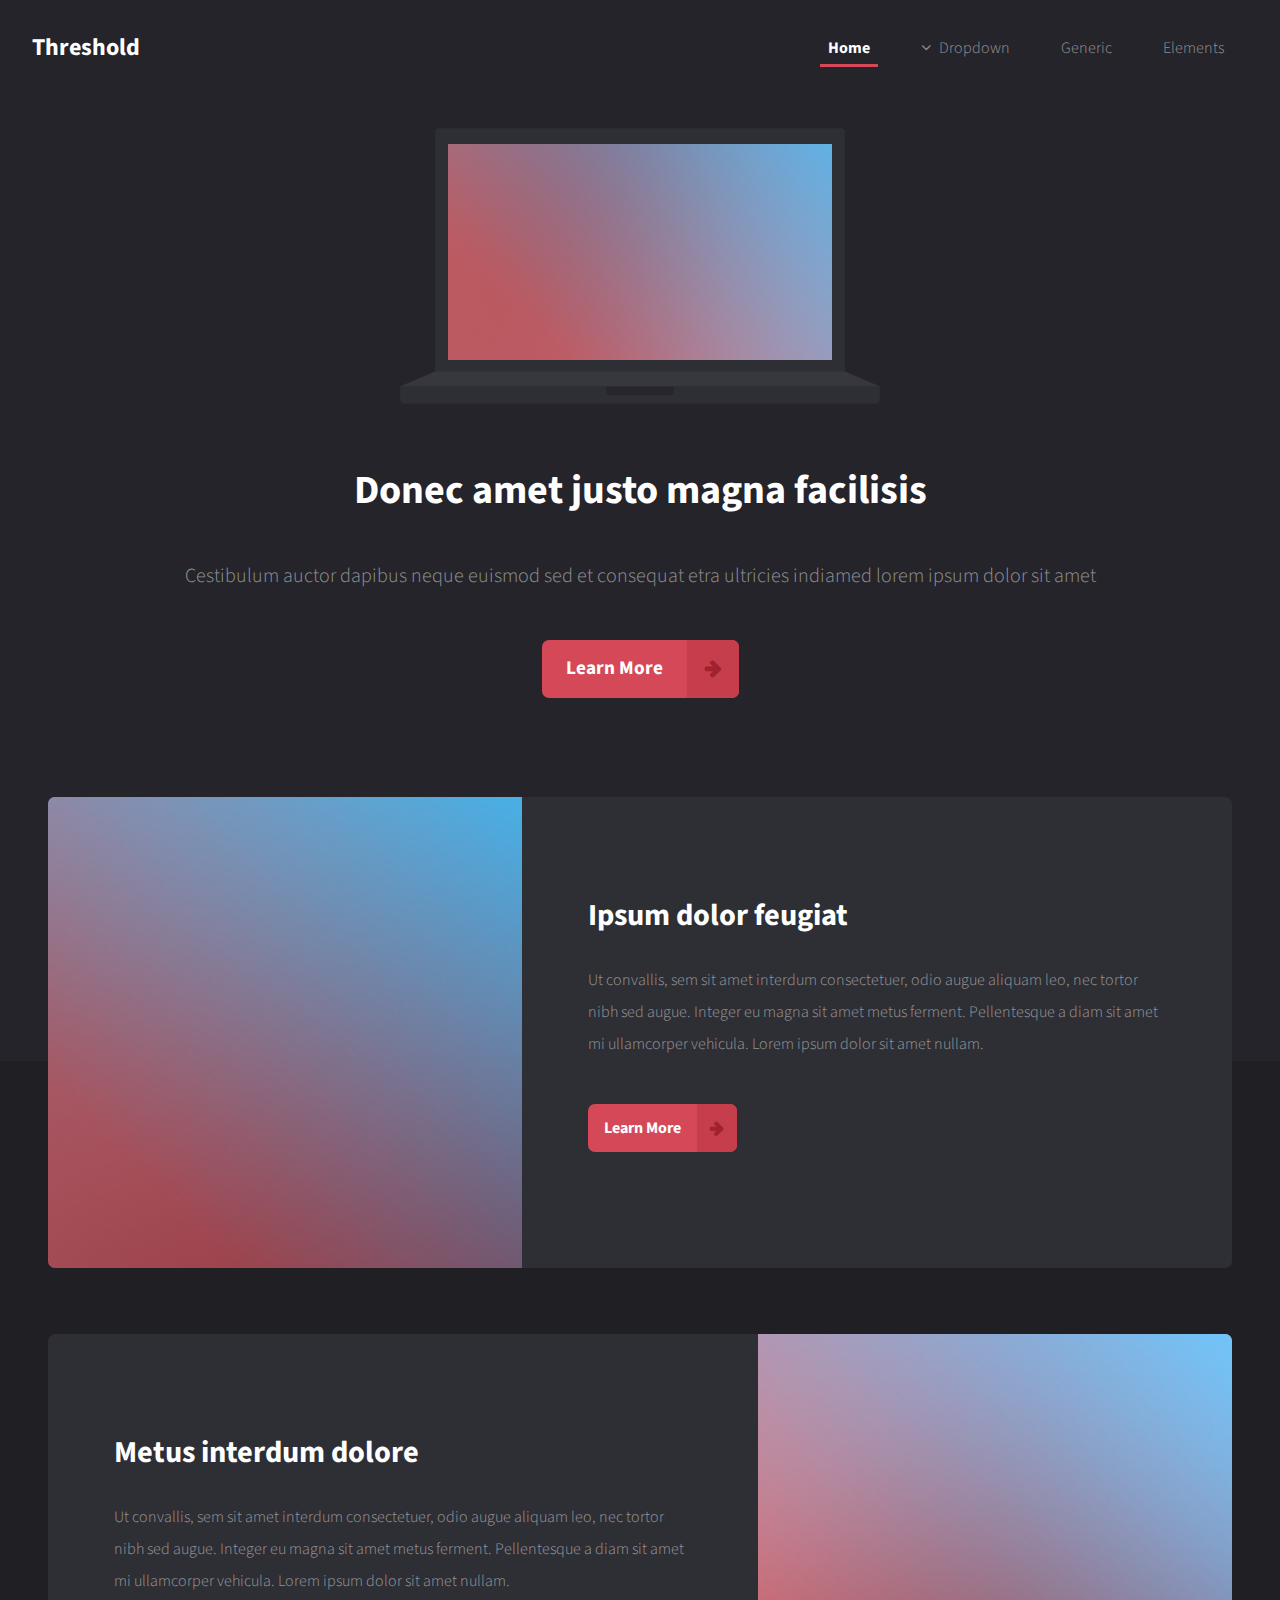
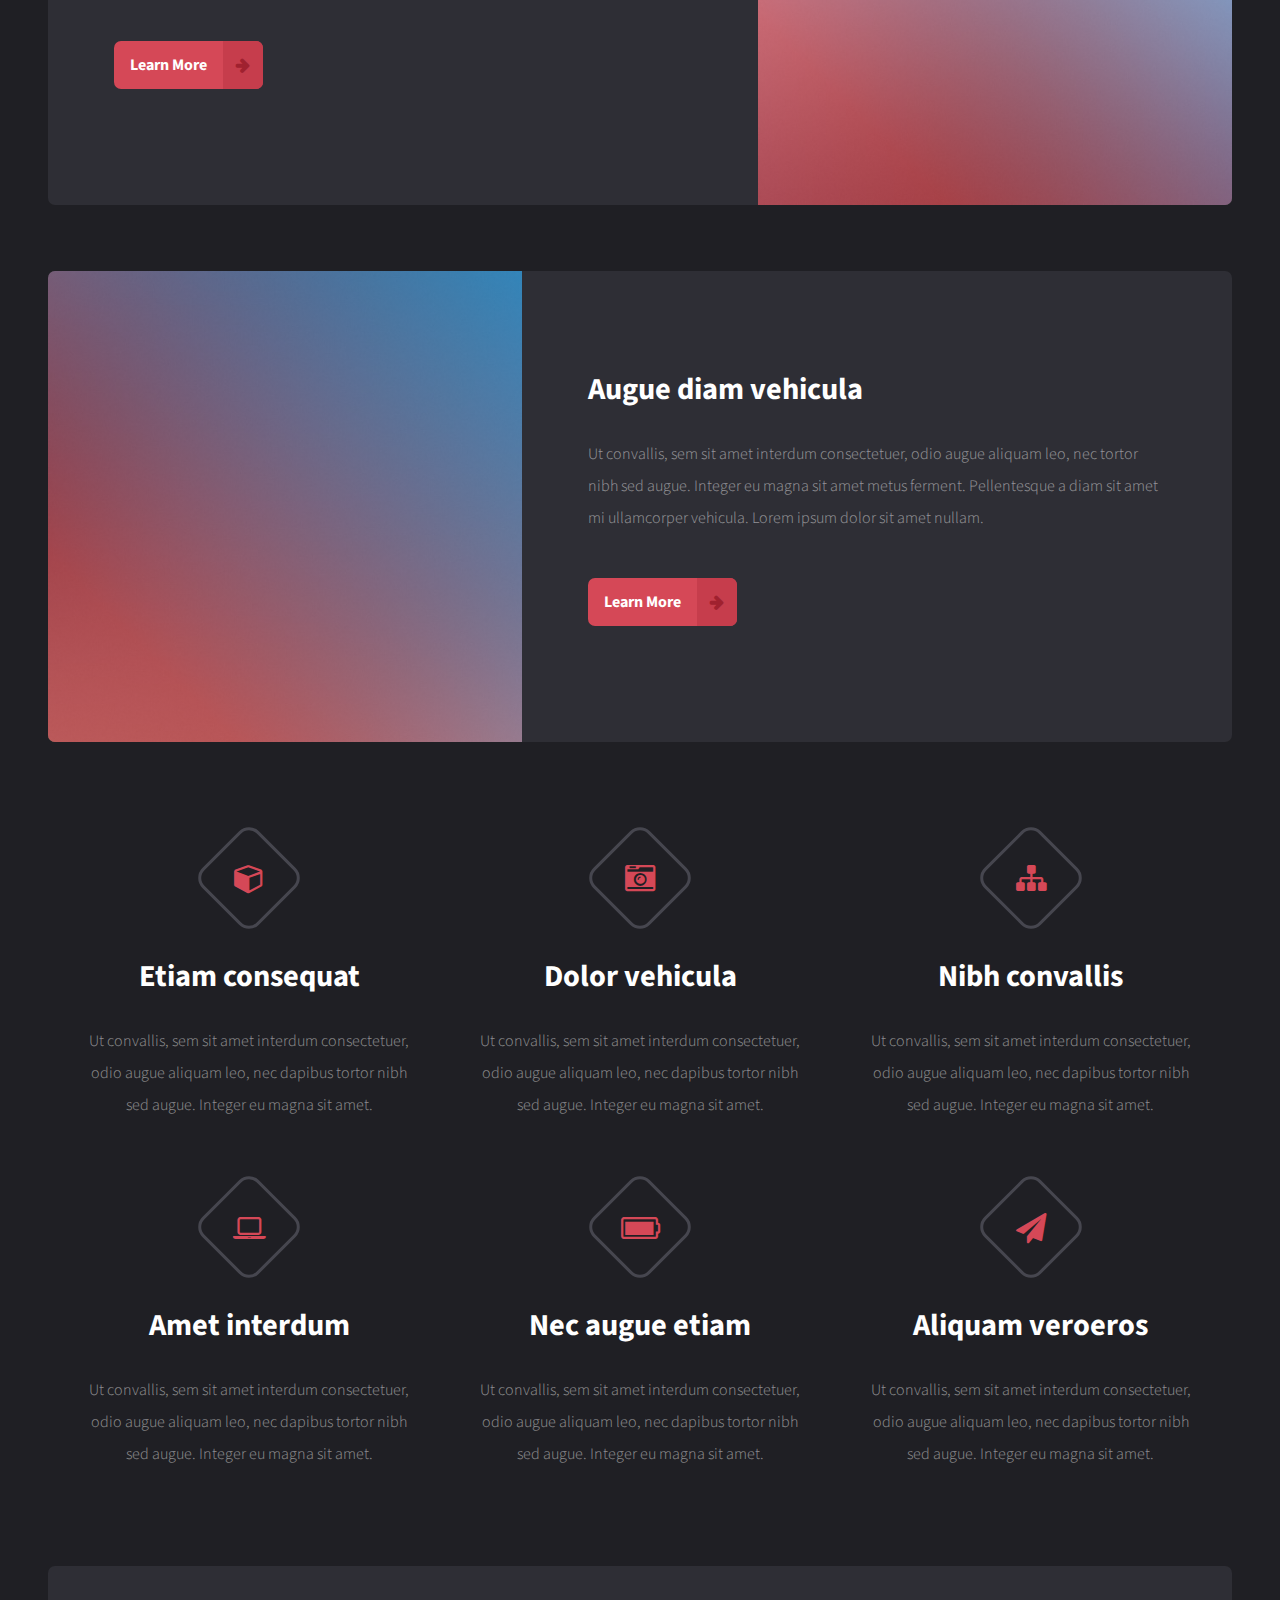
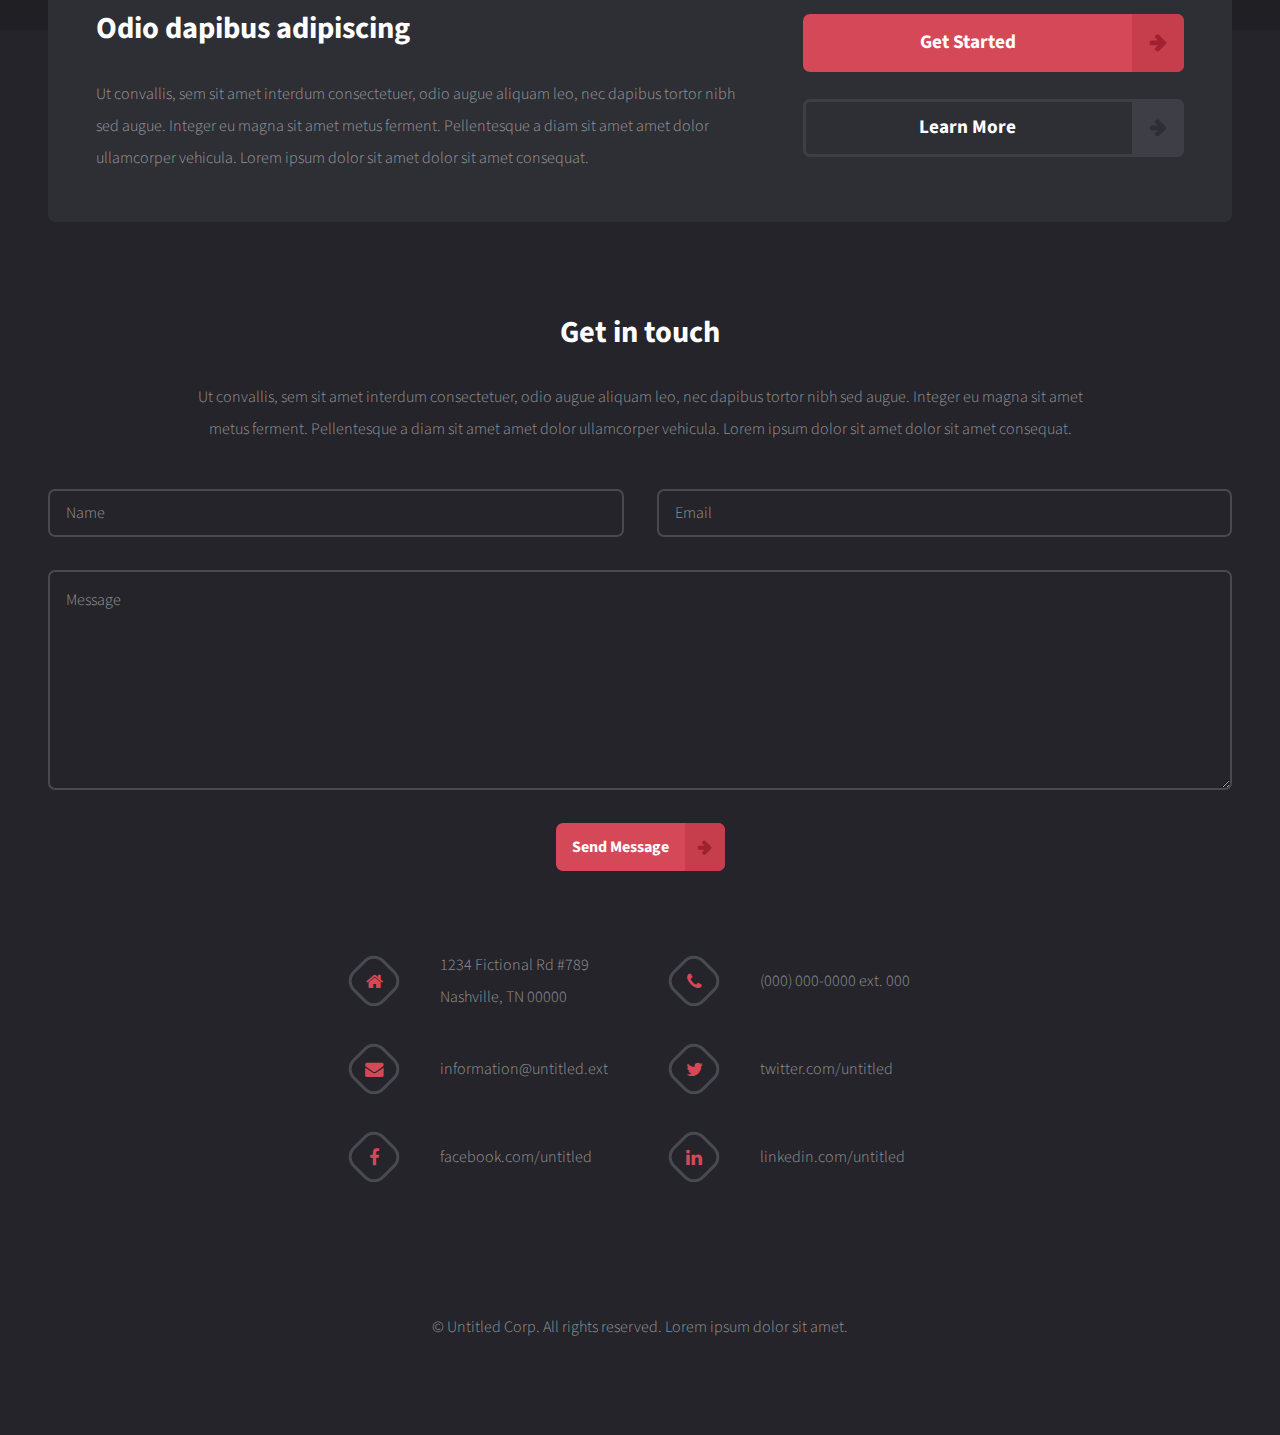
<file: index.html>
<!DOCTYPE HTML>
<html>

<head>
	<title>Untitled</title>
	<meta charset="utf-8" />
	<meta name="viewport" content="width=device-width, initial-scale=1, user-scalable=no" />
	<meta name="description" content="" />
	<meta name="keywords" content="" />
	<link rel="stylesheet" href="assets/css/main.css" />
</head>

<body class="is-preload">

	<!-- Header -->
	<header id="header" class="alt">
		<a class="logo" href="index.html">Threshold</a>
		<nav id="nav">
			<ul>
				<li class="current"><a href="index.html">Home</a></li>
				<li>
					<a href="#" class="icon fa-angle-down">Dropdown</a>
					<ul>
						<li><a href="#">Option One</a></li>
						<li><a href="#">Option Two</a></li>
						<li><a href="#">Option Three</a></li>
						<li>
							<a href="#">Submenu</a>
							<ul>
								<li><a href="#">Option One</a></li>
								<li><a href="#">Option Two</a></li>
								<li><a href="#">Option Three</a></li>
								<li><a href="#">Option Four</a></li>
							</ul>
						</li>
					</ul>
				</li>
				<li><a href="generic.html">Generic</a></li>
				<li><a href="elements.html">Elements</a></li>
			</ul>
		</nav>
	</header>

	<!-- Banner -->
	<div id="banner" class="wrapper">
		<div class="inner">
			<div class="content">
				<h1>Donec amet justo magna facilisis</h1>
				<p>Cestibulum auctor dapibus neque euismod sed et consequat etra ultricies indiamed lorem ipsum dolor sit amet</p>
				<ul class="actions">
					<li><a href="#one" class="button large primary scrolly">Learn More</a></li>
				</ul>
			</div>
			<div class="image-wrapper">
				<img src="images/frame.png" class="frame" alt="" />
				<div class="image">
					<img src="images/pic01.jpg" alt="" />
				</div>
			</div>
		</div>
	</div>

	<!-- Wrapper -->
	<div id="wrapper">

		<!-- One -->
		<section id="one" class="wrapper style1">
			<div class="inner">
				<div class="spotlights">
					<div class="spotlight">
						<div class="image fit">
							<img src="images/pic02.jpg" alt="" />
						</div>
						<div class="content">
							<h2>Ipsum dolor feugiat</h2>
							<p>Ut convallis, sem sit amet interdum consectetuer, odio augue aliquam leo, nec tortor nibh sed augue. Integer
								eu magna sit amet metus ferment. Pellentesque a diam sit amet mi ullamcorper vehicula. Lorem ipsum dolor sit
								amet nullam.</p>
							<ul class="actions">
								<li><a href="#" class="button primary">Learn More</a></li>
							</ul>
						</div>
					</div>
					<div class="spotlight">
						<div class="image fit alt">
							<img src="images/pic03.jpg" alt="" />
						</div>
						<div class="content">
							<h2>Metus interdum dolore</h2>
							<p>Ut convallis, sem sit amet interdum consectetuer, odio augue aliquam leo, nec tortor nibh sed augue. Integer
								eu magna sit amet metus ferment. Pellentesque a diam sit amet mi ullamcorper vehicula. Lorem ipsum dolor sit
								amet nullam.</p>
							<ul class="actions">
								<li><a href="#" class="button primary">Learn More</a></li>
							</ul>
						</div>
					</div>
					<div class="spotlight">
						<div class="image fit">
							<img src="images/pic04.jpg" alt="" />
						</div>
						<div class="content">
							<h2>Augue diam vehicula</h2>
							<p>Ut convallis, sem sit amet interdum consectetuer, odio augue aliquam leo, nec tortor nibh sed augue. Integer
								eu magna sit amet metus ferment. Pellentesque a diam sit amet mi ullamcorper vehicula. Lorem ipsum dolor sit
								amet nullam.</p>
							<ul class="actions">
								<li><a href="#" class="button primary">Learn More</a></li>
							</ul>
						</div>
					</div>
				</div>
			</div>
		</section>

		<!-- Two -->
		<section id="two" class="wrapper style1">
			<div class="inner">
				<div class="features">
					<div class="feature">
						<span class="icon alt major fa-cube"></span>
						<h2>Etiam consequat</h2>
						<p>Ut convallis, sem sit amet interdum consectetuer, odio augue aliquam leo, nec dapibus tortor nibh sed augue.
							Integer eu magna sit amet.</p>
					</div>
					<div class="feature">
						<span class="icon alt major fa-camera-retro"></span>
						<h2>Dolor vehicula</h2>
						<p>Ut convallis, sem sit amet interdum consectetuer, odio augue aliquam leo, nec dapibus tortor nibh sed augue.
							Integer eu magna sit amet.</p>
					</div>
					<div class="feature">
						<span class="icon alt major fa-sitemap"></span>
						<h2>Nibh convallis</h2>
						<p>Ut convallis, sem sit amet interdum consectetuer, odio augue aliquam leo, nec dapibus tortor nibh sed augue.
							Integer eu magna sit amet.</p>
					</div>
					<div class="feature">
						<span class="icon alt major fa-laptop"></span>
						<h2>Amet interdum</h2>
						<p>Ut convallis, sem sit amet interdum consectetuer, odio augue aliquam leo, nec dapibus tortor nibh sed augue.
							Integer eu magna sit amet.</p>
					</div>
					<div class="feature">
						<span class="icon alt major fa-battery"></span>
						<h2>Nec augue etiam</h2>
						<p>Ut convallis, sem sit amet interdum consectetuer, odio augue aliquam leo, nec dapibus tortor nibh sed augue.
							Integer eu magna sit amet.</p>
					</div>
					<div class="feature">
						<span class="icon alt major fa-paper-plane"></span>
						<h2>Aliquam veroeros</h2>
						<p>Ut convallis, sem sit amet interdum consectetuer, odio augue aliquam leo, nec dapibus tortor nibh sed augue.
							Integer eu magna sit amet.</p>
					</div>
				</div>
			</div>
		</section>

		<!-- Three -->
		<section id="three" class="wrapper style1">
			<div class="inner">
				<div class="box cta">
					<div class="content">
						<h2>Odio dapibus adipiscing</h2>
						<p>Ut convallis, sem sit amet interdum consectetuer, odio augue aliquam leo, nec dapibus tortor nibh sed augue.
							Integer eu magna sit amet metus ferment. Pellentesque a diam sit amet amet dolor ullamcorper vehicula. Lorem
							ipsum dolor sit amet dolor sit amet consequat.</p>
					</div>
					<ul class="actions stacked">
						<li><a href="#" class="button primary large fit">Get Started</a></li>
						<li><a href="#" class="button large fit">Learn More</a></li>
					</ul>
				</div>
			</div>
		</section>
	</div>

	<!-- Footer -->
	<div id="footer" class="wrapper">
		<div class="inner">
			<header>
				<h2>Get in touch</h2>
				<p>Ut convallis, sem sit amet interdum consectetuer, odio augue aliquam leo, nec dapibus tortor nibh sed augue.
					Integer eu magna sit amet metus ferment. Pellentesque a diam sit amet amet dolor ullamcorper vehicula. Lorem ipsum
					dolor sit amet dolor sit amet consequat.</p>
			</header>
			<section class="contact-form">
				<form method="post" action="#">
					<div class="fields">
						<div class="field half">
							<input name="name" id="name" placeholder="Name" type="text" />
						</div>
						<div class="field half">
							<input name="email" id="email" placeholder="Email" type="email" />
						</div>
						<div class="field">
							<textarea name="message" id="message" rows="6" placeholder="Message"></textarea>
						</div>
						<div class="field">
							<ul class="actions special">
								<li><button type="submit" class="button primary">Send Message</button></li>
							</ul>
						</div>
					</div>
				</form>
			</section>
			<section class="contact-info">
				<div class="item">
					<span class="icon alt fa-home"></span>
					<p>
						1234 Fictional Rd #789<br />
						Nashville, TN 00000
					</p>
				</div>
				<div class="item">
					<span class="icon alt fa-phone"></span>
					<p>
						(000) 000-0000 ext. 000
					</p>
				</div>
				<div class="item">
					<span class="icon alt fa-envelope"></span>
					<a href="mailto:information@untitled.ext">information@untitled.ext</a>
				</div>
				<div class="item">
					<span class="icon alt fa-twitter"></span>
					<a href="#">twitter.com/untitled</a>
				</div>
				<div class="item">
					<span class="icon alt fa-facebook"></span>
					<a href="#">facebook.com/untitled</a>
				</div>
				<div class="item">
					<span class="icon alt fa-linkedin"></span>
					<a href="#">linkedin.com/untitled</a>
				</div>
			</section>
			<p class="copyright">
				&copy; Untitled Corp. All rights reserved. Lorem ipsum dolor sit amet.
			</p>
		</div>
	</div>

	<!-- Scripts -->
	<script src="assets/js/jquery.min.js"></script>
	<script src="assets/js/jquery.dropotron.min.js"></script>
	<script src="assets/js/jquery.scrollex.min.js"></script>
	<script src="assets/js/jquery.scrolly.min.js"></script>
	<script src="assets/js/browser.min.js"></script>
	<script src="assets/js/breakpoints.min.js"></script>
	<script src="assets/js/util.js"></script>
	<script src="assets/js/main.js"></script>

</body>

</html>
</file>
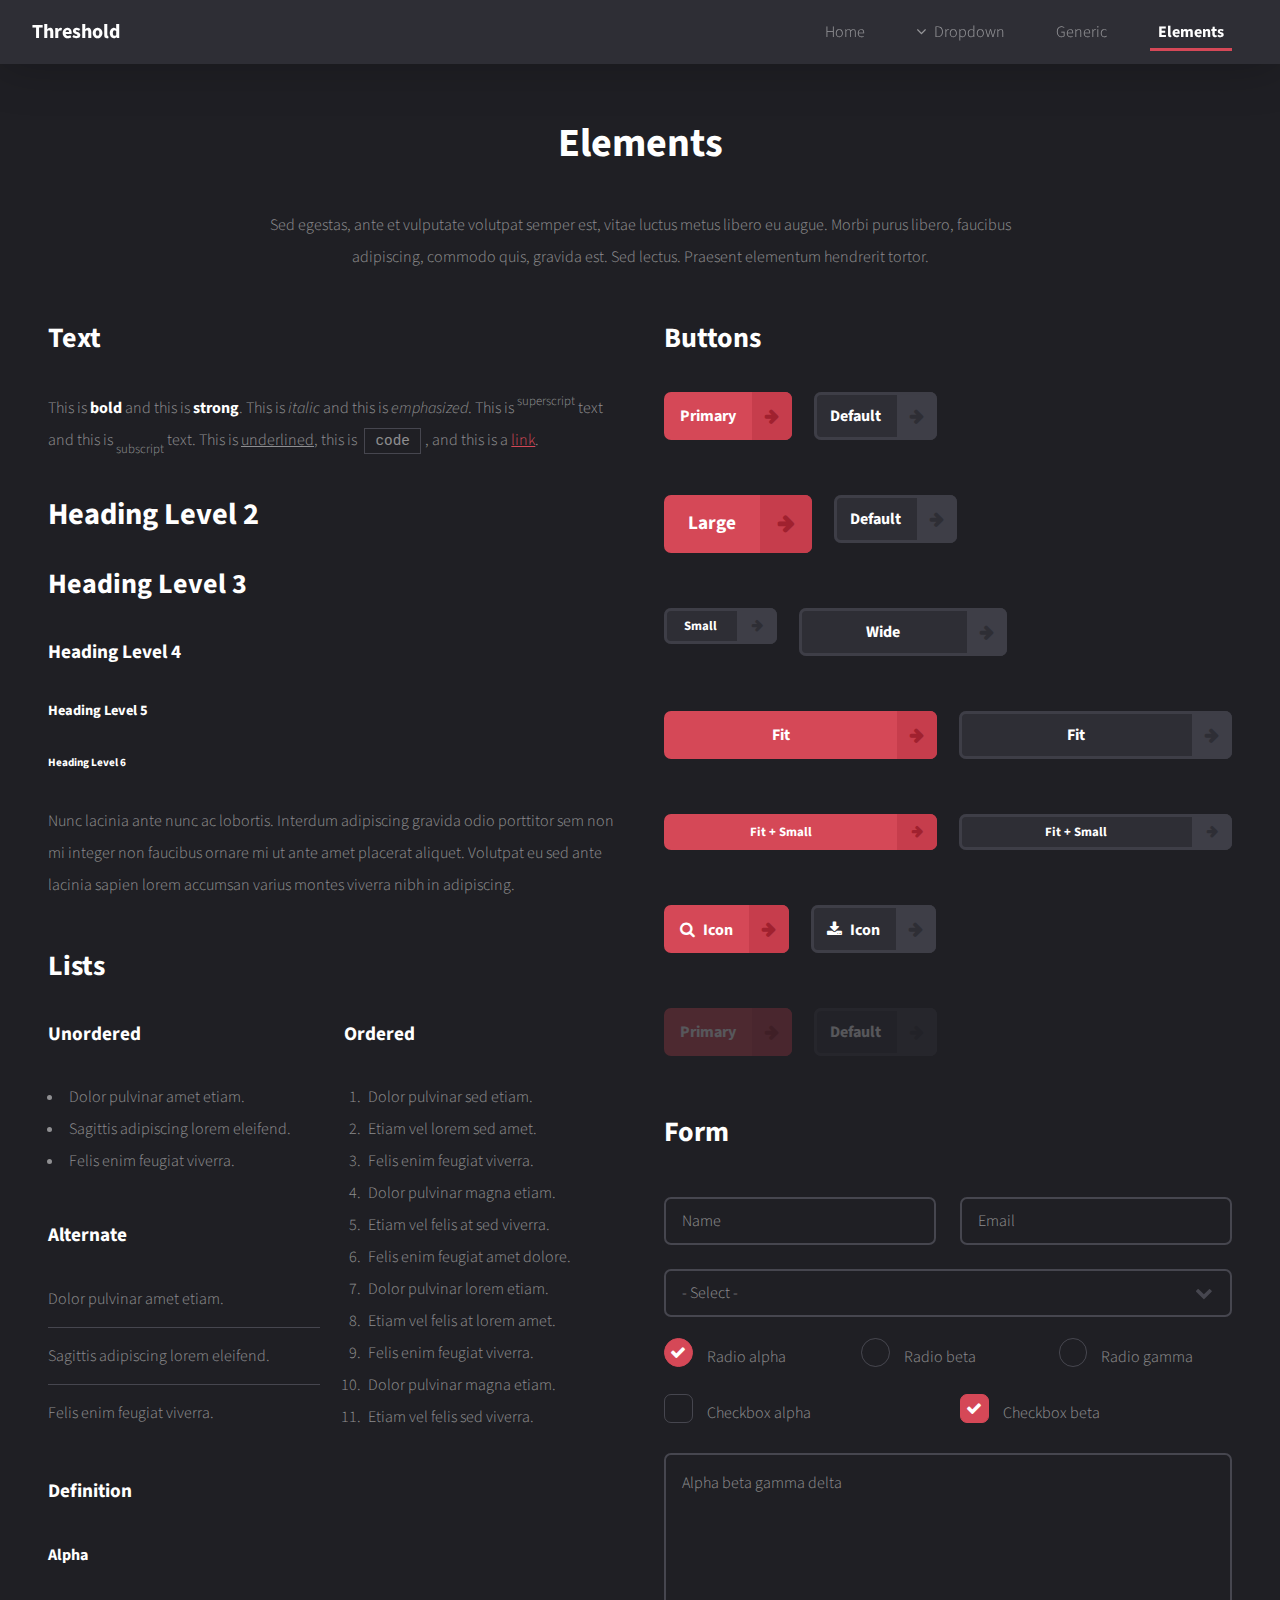
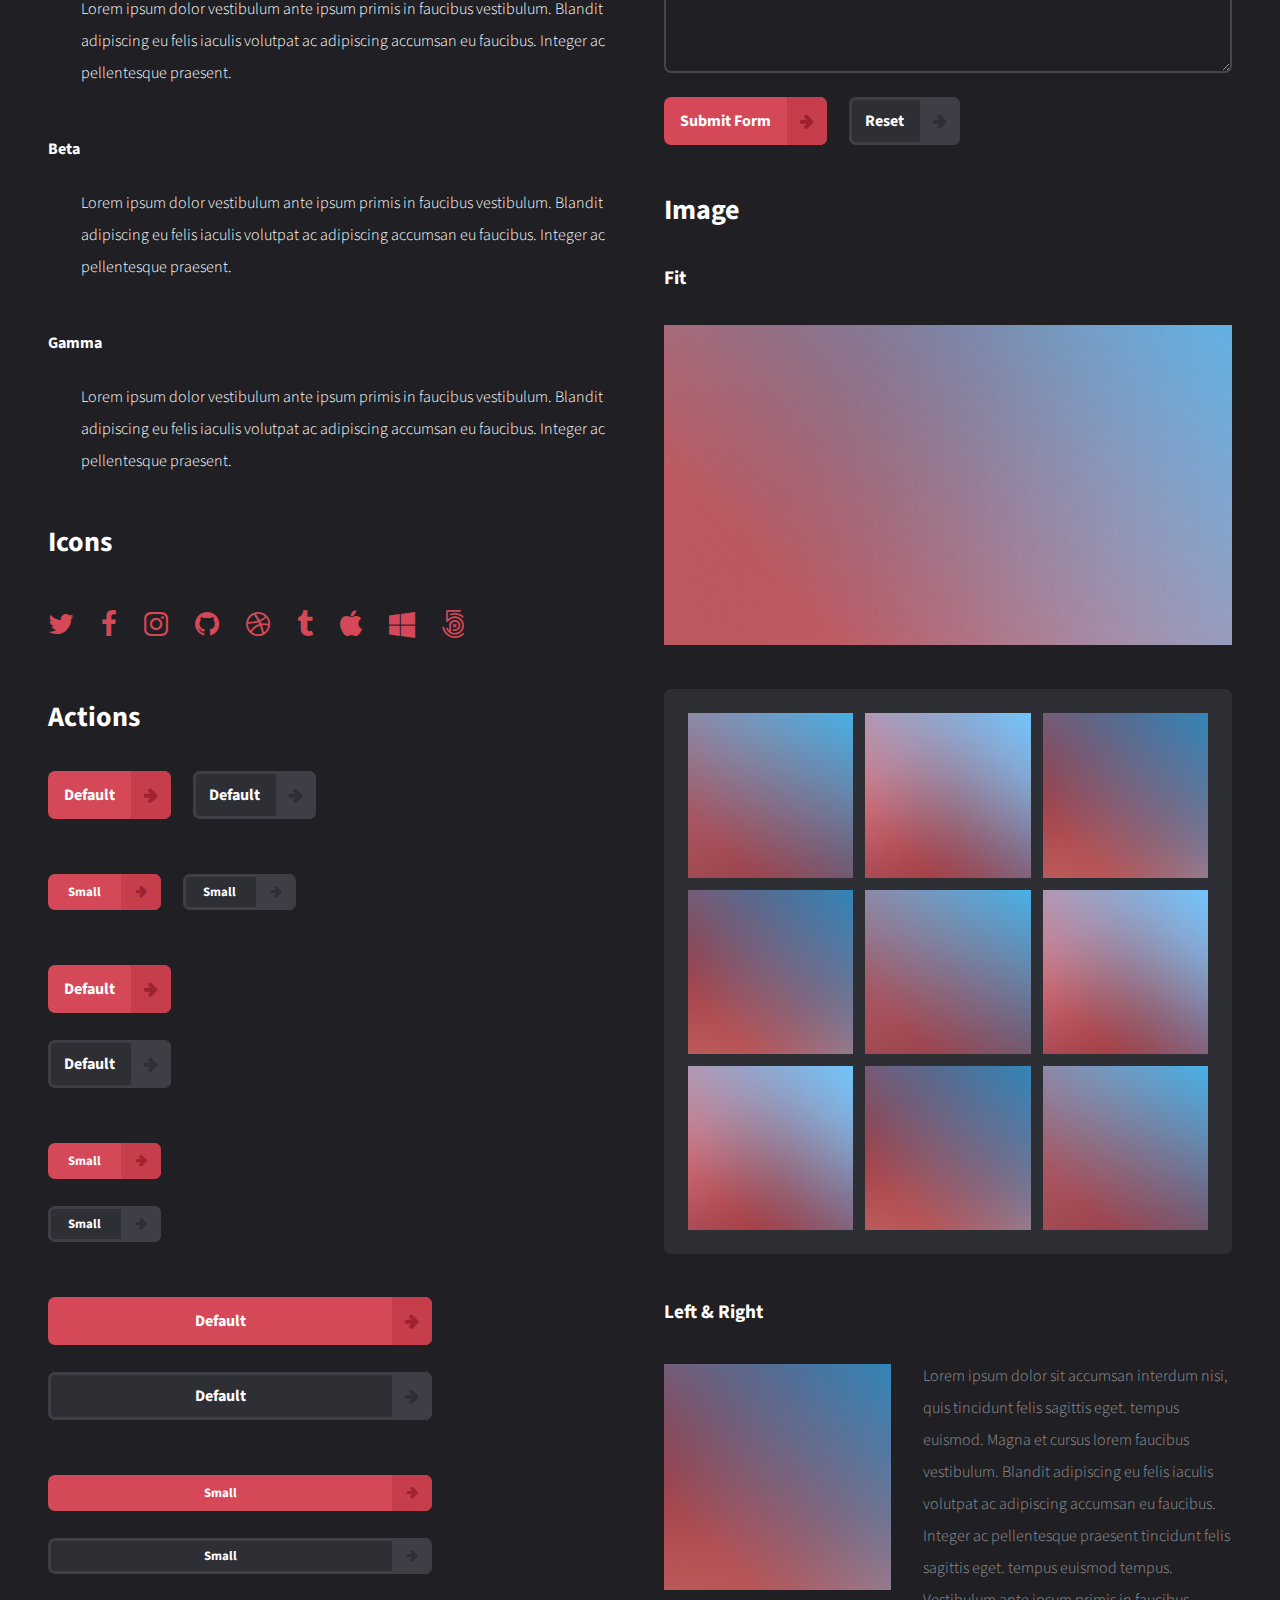
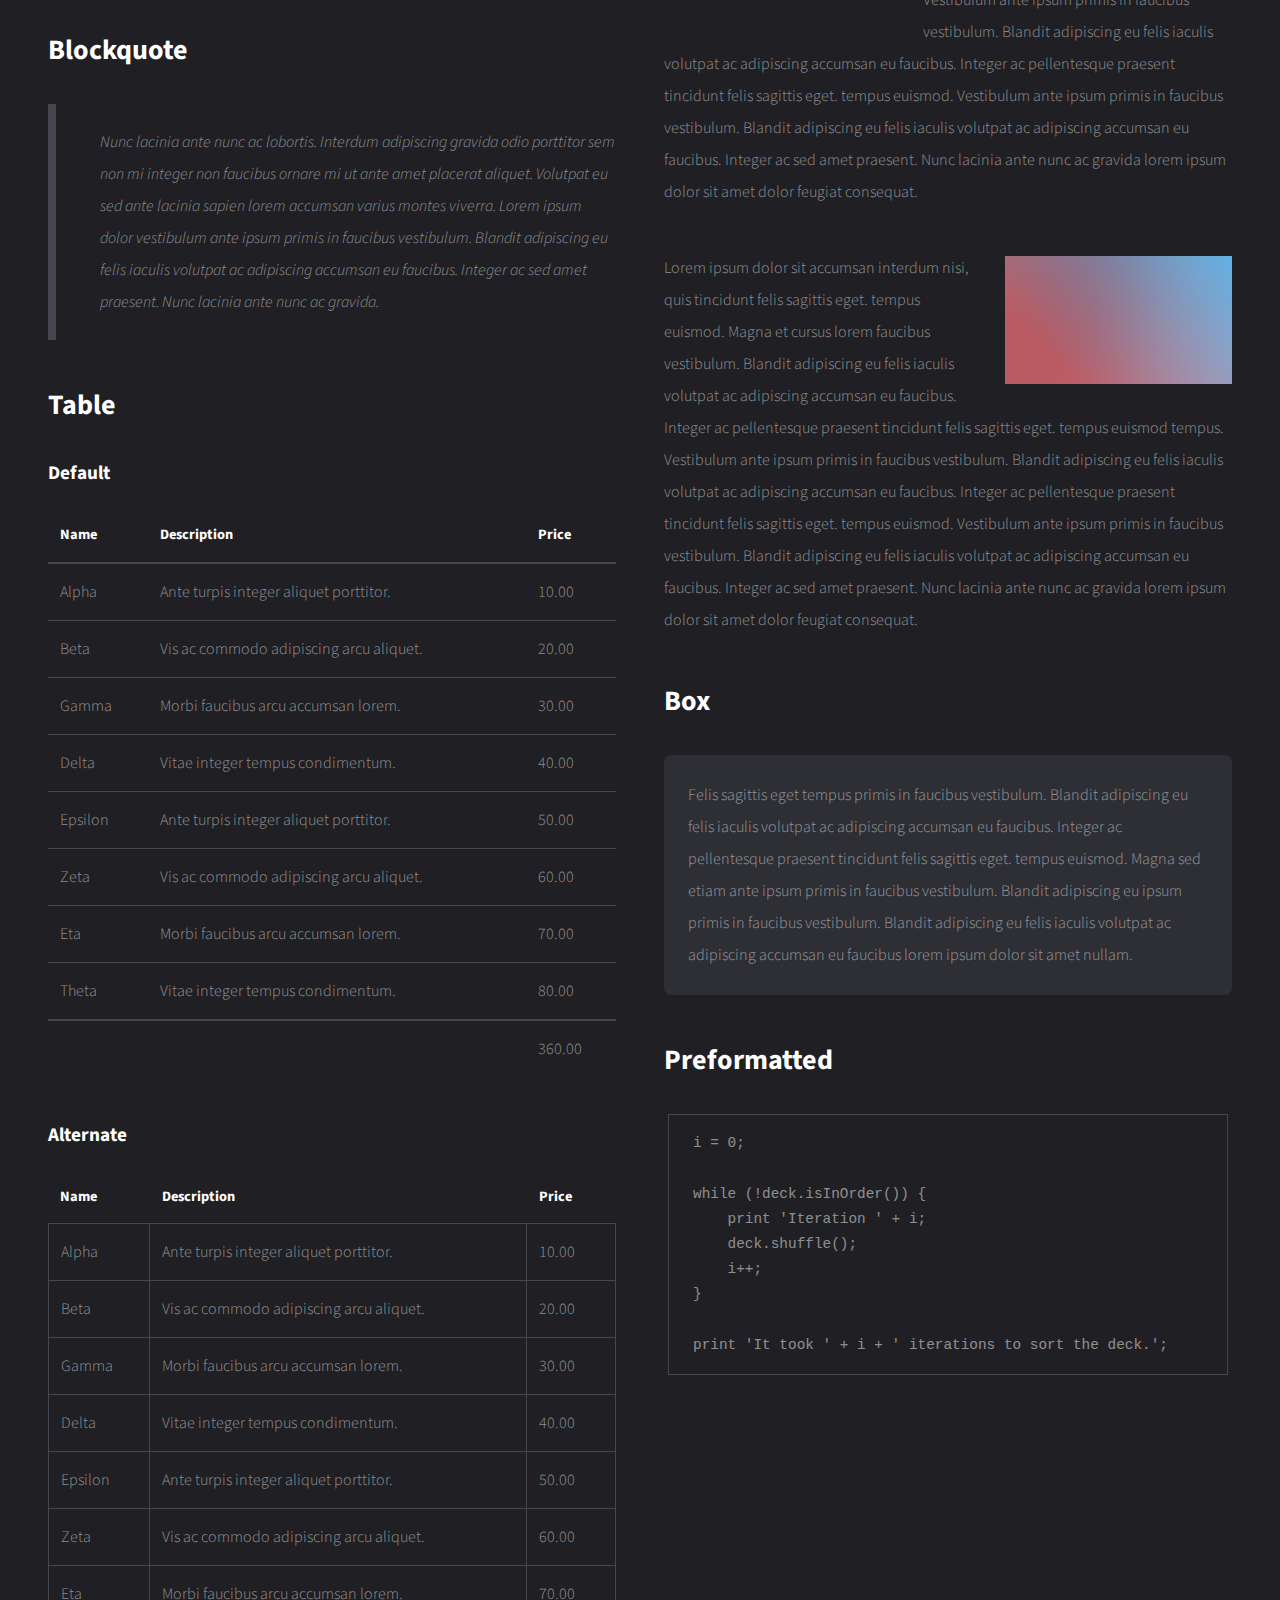
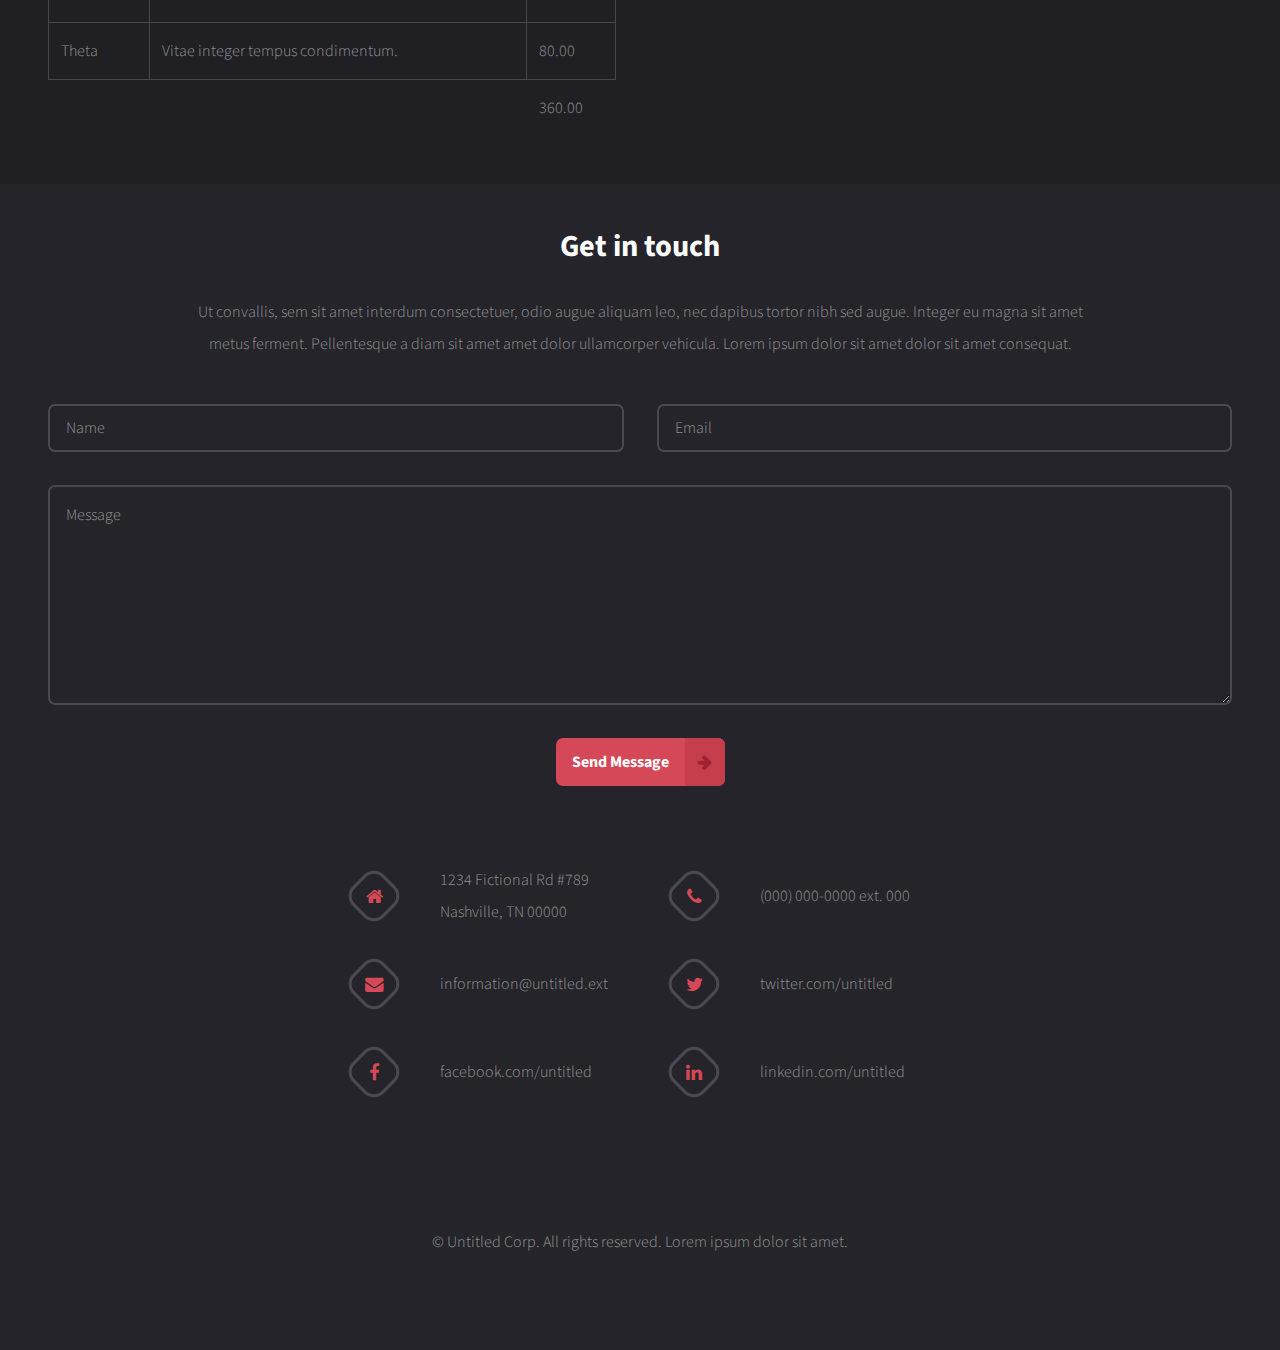
<file: elements.html>
<!DOCTYPE HTML>
<html>

<head>
	<title>Untitled</title>
	<meta charset="utf-8" />
	<meta name="viewport" content="width=device-width, initial-scale=1, user-scalable=no" />
	<meta name="description" content="" />
	<meta name="keywords" content="" />
	<link rel="stylesheet" href="assets/css/main.css" />
</head>

<body class="is-preload">

	<!-- Header -->
	<header id="header">
		<a class="logo" href="index.html">Threshold</a>
		<nav id="nav">
			<ul>
				<li><a href="index.html">Home</a></li>
				<li>
					<a href="#" class="icon fa-angle-down">Dropdown</a>
					<ul>
						<li><a href="#">Option One</a></li>
						<li><a href="#">Option Two</a></li>
						<li><a href="#">Option Three</a></li>
						<li>
							<a href="#">Submenu</a>
							<ul>
								<li><a href="#">Option One</a></li>
								<li><a href="#">Option Two</a></li>
								<li><a href="#">Option Three</a></li>
								<li><a href="#">Option Four</a></li>
							</ul>
						</li>
					</ul>
				</li>
				<li><a href="generic.html">Generic</a></li>
				<li class="current"><a href="elements.html">Elements</a></li>
			</ul>
		</nav>
	</header>

	<!-- Main -->
	<div id="main" class="wrapper style1">
		<div class="inner">

			<!-- Elements -->
			<header class="major">
				<h1>Elements</h1>
				<p>Sed egestas, ante et vulputate volutpat semper est, vitae luctus metus libero eu augue. Morbi purus libero,
					faucibus adipiscing, commodo quis, gravida est. Sed lectus. Praesent elementum hendrerit tortor.</p>
			</header>
			<div class="row gtr-200">
				<div class="col-6 col-12-medium">

					<!-- Text -->
					<h3>Text</h3>
					<p>This is <b>bold</b> and this is <strong>strong</strong>. This is <i>italic</i> and this is <em>emphasized</em>.
						This is <sup>superscript</sup> text and this is <sub>subscript</sub> text.
						This is <u>underlined</u>, this is <code>code</code>, and this is a <a href="#">link</a>.</p>
					<h2>Heading Level 2</h2>
					<h3>Heading Level 3</h3>
					<h4>Heading Level 4</h4>
					<h5>Heading Level 5</h5>
					<h6>Heading Level 6</h6>
					<p>Nunc lacinia ante nunc ac lobortis. Interdum adipiscing gravida odio porttitor sem
						non mi integer non faucibus ornare mi ut ante amet placerat aliquet. Volutpat eu sed
						ante lacinia sapien lorem accumsan varius montes viverra nibh in adipiscing.</p>

					<!-- Lists -->
					<h3>Lists</h3>
					<div class="row">
						<div class="col-6 col-12-small">
							<h4>Unordered</h4>
							<ul>
								<li>Dolor pulvinar amet etiam.</li>
								<li>Sagittis adipiscing lorem eleifend.</li>
								<li>Felis enim feugiat viverra.</li>
							</ul>
							<h4>Alternate</h4>
							<ul class="alt">
								<li>Dolor pulvinar amet etiam.</li>
								<li>Sagittis adipiscing lorem eleifend.</li>
								<li>Felis enim feugiat viverra.</li>
							</ul>
						</div>
						<div class="col-6 col-12-small">
							<h4>Ordered</h4>
							<ol>
								<li>Dolor pulvinar sed etiam.</li>
								<li>Etiam vel lorem sed amet.</li>
								<li>Felis enim feugiat viverra.</li>
								<li>Dolor pulvinar magna etiam.</li>
								<li>Etiam vel felis at sed viverra.</li>
								<li>Felis enim feugiat amet dolore.</li>
								<li>Dolor pulvinar lorem etiam.</li>
								<li>Etiam vel felis at lorem amet.</li>
								<li>Felis enim feugiat viverra.</li>
								<li>Dolor pulvinar magna etiam.</li>
								<li>Etiam vel felis sed viverra.</li>
							</ol>
						</div>
					</div>
					<h4>Definition</h4>
					<dl>
						<dt>Alpha</dt>
						<dd>
							<p>Lorem ipsum dolor vestibulum ante ipsum primis in faucibus vestibulum.
								Blandit adipiscing eu felis iaculis volutpat ac adipiscing accumsan eu faucibus.
								Integer ac pellentesque praesent.</p>
						</dd>
						<dt>Beta</dt>
						<dd>
							<p>Lorem ipsum dolor vestibulum ante ipsum primis in faucibus vestibulum.
								Blandit adipiscing eu felis iaculis volutpat ac adipiscing accumsan eu faucibus.
								Integer ac pellentesque praesent.</p>
						</dd>
						<dt>Gamma</dt>
						<dd>
							<p>Lorem ipsum dolor vestibulum ante ipsum primis in faucibus vestibulum.
								Blandit adipiscing eu felis iaculis volutpat ac adipiscing accumsan eu faucibus.
								Integer ac pellentesque praesent.</p>
						</dd>
					</dl>

					<!-- Icons -->
					<h3>Icons</h3>
					<ul class="icons">
						<li><a href="#" class="icon fa-twitter"><span class="label">Twitter</span></a></li>
						<li><a href="#" class="icon fa-facebook"><span class="label">Facebook</span></a></li>
						<li><a href="#" class="icon fa-instagram"><span class="label">Instagram</span></a></li>
						<li><a href="#" class="icon fa-github"><span class="label">Github</span></a></li>
						<li><a href="#" class="icon fa-dribbble"><span class="label">Dribbble</span></a></li>
						<li><a href="#" class="icon fa-tumblr"><span class="label">Tumblr</span></a></li>
						<li><a href="#" class="icon fa-apple"><span class="label">Apple</span></a></li>
						<li><a href="#" class="icon fa-windows"><span class="label">Windows</span></a></li>
						<li><a href="#" class="icon fa-500px"><span class="label">500px</span></a></li>
					</ul>

					<!-- Actions -->
					<h3>Actions</h3>
					<ul class="actions">
						<li><a href="#" class="button primary">Default</a></li>
						<li><a href="#" class="button">Default</a></li>
					</ul>
					<ul class="actions">
						<li><a href="#" class="button primary small">Small</a></li>
						<li><a href="#" class="button small">Small</a></li>
					</ul>
					<ul class="actions stacked">
						<li><a href="#" class="button primary">Default</a></li>
						<li><a href="#" class="button">Default</a></li>
					</ul>
					<ul class="actions stacked">
						<li><a href="#" class="button primary small">Small</a></li>
						<li><a href="#" class="button small">Small</a></li>
					</ul>
					<ul class="actions stacked">
						<li><a href="#" class="button primary fit">Default</a></li>
						<li><a href="#" class="button fit">Default</a></li>
					</ul>
					<ul class="actions stacked">
						<li><a href="#" class="button primary small fit">Small</a></li>
						<li><a href="#" class="button small fit">Small</a></li>
					</ul>

					<!-- Blockquote -->
					<h3>Blockquote</h3>
					<blockquote>Nunc lacinia ante nunc ac lobortis. Interdum adipiscing gravida odio
						porttitor sem non mi integer non faucibus ornare mi ut ante amet placerat aliquet.
						Volutpat eu sed ante lacinia sapien lorem accumsan varius montes viverra. Lorem ipsum
						dolor vestibulum ante ipsum primis in faucibus vestibulum. Blandit adipiscing eu felis
						iaculis volutpat ac adipiscing accumsan eu faucibus. Integer ac sed amet praesent. Nunc
						lacinia ante nunc ac gravida.</blockquote>

					<!-- Table -->
					<h3>Table</h3>
					<h4>Default</h4>
					<div class="table-wrapper">
						<table>
							<thead>
								<tr>
									<th>Name</th>
									<th>Description</th>
									<th>Price</th>
								</tr>
							</thead>
							<tbody>
								<tr>
									<td>Alpha</td>
									<td>Ante turpis integer aliquet porttitor.</td>
									<td>10.00</td>
								</tr>
								<tr>
									<td>Beta</td>
									<td>Vis ac commodo adipiscing arcu aliquet.</td>
									<td>20.00</td>
								</tr>
								<tr>
									<td>Gamma</td>
									<td>Morbi faucibus arcu accumsan lorem.</td>
									<td>30.00</td>
								</tr>
								<tr>
									<td>Delta</td>
									<td>Vitae integer tempus condimentum.</td>
									<td>40.00</td>
								</tr>
								<tr>
									<td>Epsilon</td>
									<td>Ante turpis integer aliquet porttitor.</td>
									<td>50.00</td>
								</tr>
								<tr>
									<td>Zeta</td>
									<td>Vis ac commodo adipiscing arcu aliquet.</td>
									<td>60.00</td>
								</tr>
								<tr>
									<td>Eta</td>
									<td>Morbi faucibus arcu accumsan lorem.</td>
									<td>70.00</td>
								</tr>
								<tr>
									<td>Theta</td>
									<td>Vitae integer tempus condimentum.</td>
									<td>80.00</td>
								</tr>
							</tbody>
							<tfoot>
								<tr>
									<td colspan="2"></td>
									<td>360.00</td>
								</tr>
							</tfoot>
						</table>
					</div>
					<h4>Alternate</h4>
					<div class="table-wrapper">
						<table class="alt">
							<thead>
								<tr>
									<th>Name</th>
									<th>Description</th>
									<th>Price</th>
								</tr>
							</thead>
							<tbody>
								<tr>
									<td>Alpha</td>
									<td>Ante turpis integer aliquet porttitor.</td>
									<td>10.00</td>
								</tr>
								<tr>
									<td>Beta</td>
									<td>Vis ac commodo adipiscing arcu aliquet.</td>
									<td>20.00</td>
								</tr>
								<tr>
									<td>Gamma</td>
									<td>Morbi faucibus arcu accumsan lorem.</td>
									<td>30.00</td>
								</tr>
								<tr>
									<td>Delta</td>
									<td>Vitae integer tempus condimentum.</td>
									<td>40.00</td>
								</tr>
								<tr>
									<td>Epsilon</td>
									<td>Ante turpis integer aliquet porttitor.</td>
									<td>50.00</td>
								</tr>
								<tr>
									<td>Zeta</td>
									<td>Vis ac commodo adipiscing arcu aliquet.</td>
									<td>60.00</td>
								</tr>
								<tr>
									<td>Eta</td>
									<td>Morbi faucibus arcu accumsan lorem.</td>
									<td>70.00</td>
								</tr>
								<tr>
									<td>Theta</td>
									<td>Vitae integer tempus condimentum.</td>
									<td>80.00</td>
								</tr>
							</tbody>
							<tfoot>
								<tr>
									<td colspan="2"></td>
									<td>360.00</td>
								</tr>
							</tfoot>
						</table>
					</div>

				</div>
				<div class="col-6 col-12-medium">

					<!-- Buttons -->
					<h3>Buttons</h3>
					<ul class="actions">
						<li><a href="#" class="button primary">Primary</a></li>
						<li><a href="#" class="button">Default</a></li>
					</ul>
					<ul class="actions">
						<li><a href="#" class="button primary large">Large</a></li>
						<li><a href="#" class="button">Default</a></li>
					</ul>
					<ul class="actions">
						<li><a href="#" class="button small">Small</a></li>
						<li><a href="#" class="button wide">Wide</a></li>
					</ul>
					<ul class="actions fit">
						<li><a href="#" class="button primary fit">Fit</a></li>
						<li><a href="#" class="button fit">Fit</a></li>
					</ul>
					<ul class="actions fit">
						<li><a href="#" class="button primary fit small">Fit + Small</a></li>
						<li><a href="#" class="button fit small">Fit + Small</a></li>
					</ul>
					<ul class="actions">
						<li><a href="#" class="button primary icon fa-search">Icon</a></li>
						<li><a href="#" class="button icon fa-download">Icon</a></li>
					</ul>
					<ul class="actions">
						<li><span class="button primary disabled">Primary</span></li>
						<li><span class="button disabled">Default</span></li>
					</ul>

					<!-- Form -->
					<h3>Form</h3>
					<form method="post" action="#">
						<div class="row gtr-uniform">
							<div class="col-6 col-12-xsmall">
								<input type="text" name="demo-name" id="demo-name" value="" placeholder="Name" />
							</div>
							<div class="col-6 col-12-xsmall">
								<input type="email" name="demo-email" id="demo-email" value="" placeholder="Email" />
							</div>
							<!-- Break -->
							<div class="col-12">
								<select name="demo-category" id="demo-category">
									<option value="">- Select -</option>
									<option value="alpha">Option alpha</option>
									<option value="beta">Option beta</option>
									<option value="gamma">Option gamma</option>
									<option value="delta">Option delta</option>
									<option value="epsilon">Option epsilon</option>
									<option value="zeta">Option zeta</option>
									<option value="eta">Option eta</option>
									<option value="theta">Option theta</option>
								</select>
							</div>
							<!-- Break -->
							<div class="col-4 col-12-small">
								<input type="radio" id="radio-alpha" name="demo-radio" checked>
								<label for="radio-alpha">Radio alpha</label>
							</div>
							<div class="col-4 col-12-small">
								<input type="radio" id="radio-beta" name="demo-radio">
								<label for="radio-beta">Radio beta</label>
							</div>
							<div class="col-4 col-12-small">
								<input type="radio" id="radio-gamma" name="demo-radio">
								<label for="radio-gamma">Radio gamma</label>
							</div>
							<!-- Break -->
							<div class="col-6 col-12-small">
								<input type="checkbox" id="checkbox-alpha" name="demo-checkbox">
								<label for="checkbox-alpha">Checkbox alpha</label>
							</div>
							<div class="col-6 col-12-small">
								<input type="checkbox" id="checkbox-beta" name="demo-checkbox" checked>
								<label for="checkbox-beta">Checkbox beta</label>
							</div>
							<!-- Break -->
							<div class="col-12">
								<textarea name="demo-textarea" id="demo-textarea" placeholder="Alpha beta gamma delta" rows="6"></textarea>
							</div>
							<!-- Break -->
							<div class="col-12">
								<ul class="actions">
									<li><button type="submit" class="primary">Submit Form</button></li>
									<li><button type="reset">Reset</button></li>
								</ul>
							</div>
						</div>
					</form>

					<!-- Image -->
					<h3>Image</h3>
					<h4>Fit</h4>
					<span class="image fit"><img src="images/pic01.jpg" alt="" /></span>
					<div class="box">
						<div class="row gtr-50 gtr-uniform">
							<div class="col-4"><span class="image fit"><img src="images/pic02.jpg" alt="" /></span></div>
							<div class="col-4"><span class="image fit"><img src="images/pic03.jpg" alt="" /></span></div>
							<div class="col-4"><span class="image fit"><img src="images/pic04.jpg" alt="" /></span></div>
							<!-- Break -->
							<div class="col-4"><span class="image fit"><img src="images/pic04.jpg" alt="" /></span></div>
							<div class="col-4"><span class="image fit"><img src="images/pic02.jpg" alt="" /></span></div>
							<div class="col-4"><span class="image fit"><img src="images/pic03.jpg" alt="" /></span></div>
							<!-- Break -->
							<div class="col-4"><span class="image fit"><img src="images/pic03.jpg" alt="" /></span></div>
							<div class="col-4"><span class="image fit"><img src="images/pic04.jpg" alt="" /></span></div>
							<div class="col-4"><span class="image fit"><img src="images/pic02.jpg" alt="" /></span></div>
						</div>
					</div>
					<h4>Left &amp; Right</h4>
					<p>
						<span class="image left"><img src="images/pic04.jpg" alt="" /></span>
						Lorem ipsum dolor sit accumsan interdum nisi, quis tincidunt felis sagittis eget.
						tempus euismod. Magna et cursus lorem faucibus vestibulum. Blandit adipiscing eu
						felis iaculis volutpat ac adipiscing accumsan eu faucibus. Integer ac pellentesque
						praesent tincidunt felis sagittis eget. tempus euismod tempus. Vestibulum ante ipsum
						primis in faucibus vestibulum. Blandit adipiscing eu felis iaculis volutpat ac
						adipiscing accumsan eu faucibus. Integer ac pellentesque praesent tincidunt felis
						sagittis eget. tempus euismod. Vestibulum ante ipsum primis in faucibus vestibulum.
						Blandit adipiscing eu felis iaculis volutpat ac adipiscing accumsan eu faucibus.
						Integer ac sed amet praesent. Nunc lacinia ante nunc ac gravida lorem ipsum dolor
						sit amet dolor feugiat consequat.
					</p>
					<p>
						<span class="image right"><img src="images/pic01.jpg" alt="" /></span>
						Lorem ipsum dolor sit accumsan interdum nisi, quis tincidunt felis sagittis eget.
						tempus euismod. Magna et cursus lorem faucibus vestibulum. Blandit adipiscing eu
						felis iaculis volutpat ac adipiscing accumsan eu faucibus. Integer ac pellentesque
						praesent tincidunt felis sagittis eget. tempus euismod tempus. Vestibulum ante ipsum
						primis in faucibus vestibulum. Blandit adipiscing eu felis iaculis volutpat ac
						adipiscing accumsan eu faucibus. Integer ac pellentesque praesent tincidunt felis
						sagittis eget. tempus euismod. Vestibulum ante ipsum primis in faucibus vestibulum.
						Blandit adipiscing eu felis iaculis volutpat ac adipiscing accumsan eu faucibus.
						Integer ac sed amet praesent. Nunc lacinia ante nunc ac gravida lorem ipsum dolor
						sit amet dolor feugiat consequat.
					</p>

					<!-- Box -->
					<h3>Box</h3>
					<div class="box">
						<p>Felis sagittis eget tempus primis in faucibus vestibulum. Blandit adipiscing eu
							felis iaculis volutpat ac adipiscing accumsan eu faucibus. Integer ac pellentesque
							praesent tincidunt felis sagittis eget. tempus euismod. Magna sed etiam ante ipsum
							primis in faucibus vestibulum. Blandit adipiscing eu ipsum primis in faucibus
							vestibulum. Blandit adipiscing eu felis iaculis volutpat ac adipiscing accumsan eu
							faucibus lorem ipsum dolor sit amet nullam.</p>
					</div>

					<!-- Preformatted Code -->
					<h3>Preformatted</h3>
					<pre><code>i = 0;

while (!deck.isInOrder()) {
    print 'Iteration ' + i;
    deck.shuffle();
    i++;
}

print 'It took ' + i + ' iterations to sort the deck.';
</code></pre>

				</div>
			</div>
		</div>
	</div>

	<!-- Footer -->
	<div id="footer" class="wrapper">
		<div class="inner">
			<header>
				<h2>Get in touch</h2>
				<p>Ut convallis, sem sit amet interdum consectetuer, odio augue aliquam leo, nec dapibus tortor nibh sed augue.
					Integer eu magna sit amet metus ferment. Pellentesque a diam sit amet amet dolor ullamcorper vehicula. Lorem ipsum
					dolor sit amet dolor sit amet consequat.</p>
			</header>
			<section class="contact-form">
				<form method="post" action="#">
					<div class="fields">
						<div class="field half">
							<input name="name" id="name" placeholder="Name" type="text" />
						</div>
						<div class="field half">
							<input name="email" id="email" placeholder="Email" type="email" />
						</div>
						<div class="field">
							<textarea name="message" id="message" rows="6" placeholder="Message"></textarea>
						</div>
						<div class="field">
							<ul class="actions special">
								<li><button type="submit" class="button primary">Send Message</button></li>
							</ul>
						</div>
					</div>
				</form>
			</section>
			<section class="contact-info">
				<div class="item">
					<span class="icon alt fa-home"></span>
					<p>
						1234 Fictional Rd #789<br />
						Nashville, TN 00000
					</p>
				</div>
				<div class="item">
					<span class="icon alt fa-phone"></span>
					<p>
						(000) 000-0000 ext. 000
					</p>
				</div>
				<div class="item">
					<span class="icon alt fa-envelope"></span>
					<a href="mailto:information@untitled.ext">information@untitled.ext</a>
				</div>
				<div class="item">
					<span class="icon alt fa-twitter"></span>
					<a href="#">twitter.com/untitled</a>
				</div>
				<div class="item">
					<span class="icon alt fa-facebook"></span>
					<a href="#">facebook.com/untitled</a>
				</div>
				<div class="item">
					<span class="icon alt fa-linkedin"></span>
					<a href="#">linkedin.com/untitled</a>
				</div>
			</section>
			<p class="copyright">
				&copy; Untitled Corp. All rights reserved. Lorem ipsum dolor sit amet.
			</p>
		</div>
	</div>

	<!-- Scripts -->
	<script src="assets/js/jquery.min.js"></script>
	<script src="assets/js/jquery.dropotron.min.js"></script>
	<script src="assets/js/jquery.scrollex.min.js"></script>
	<script src="assets/js/jquery.scrolly.min.js"></script>
	<script src="assets/js/browser.min.js"></script>
	<script src="assets/js/breakpoints.min.js"></script>
	<script src="assets/js/util.js"></script>
	<script src="assets/js/main.js"></script>

</body>

</html>
</file>
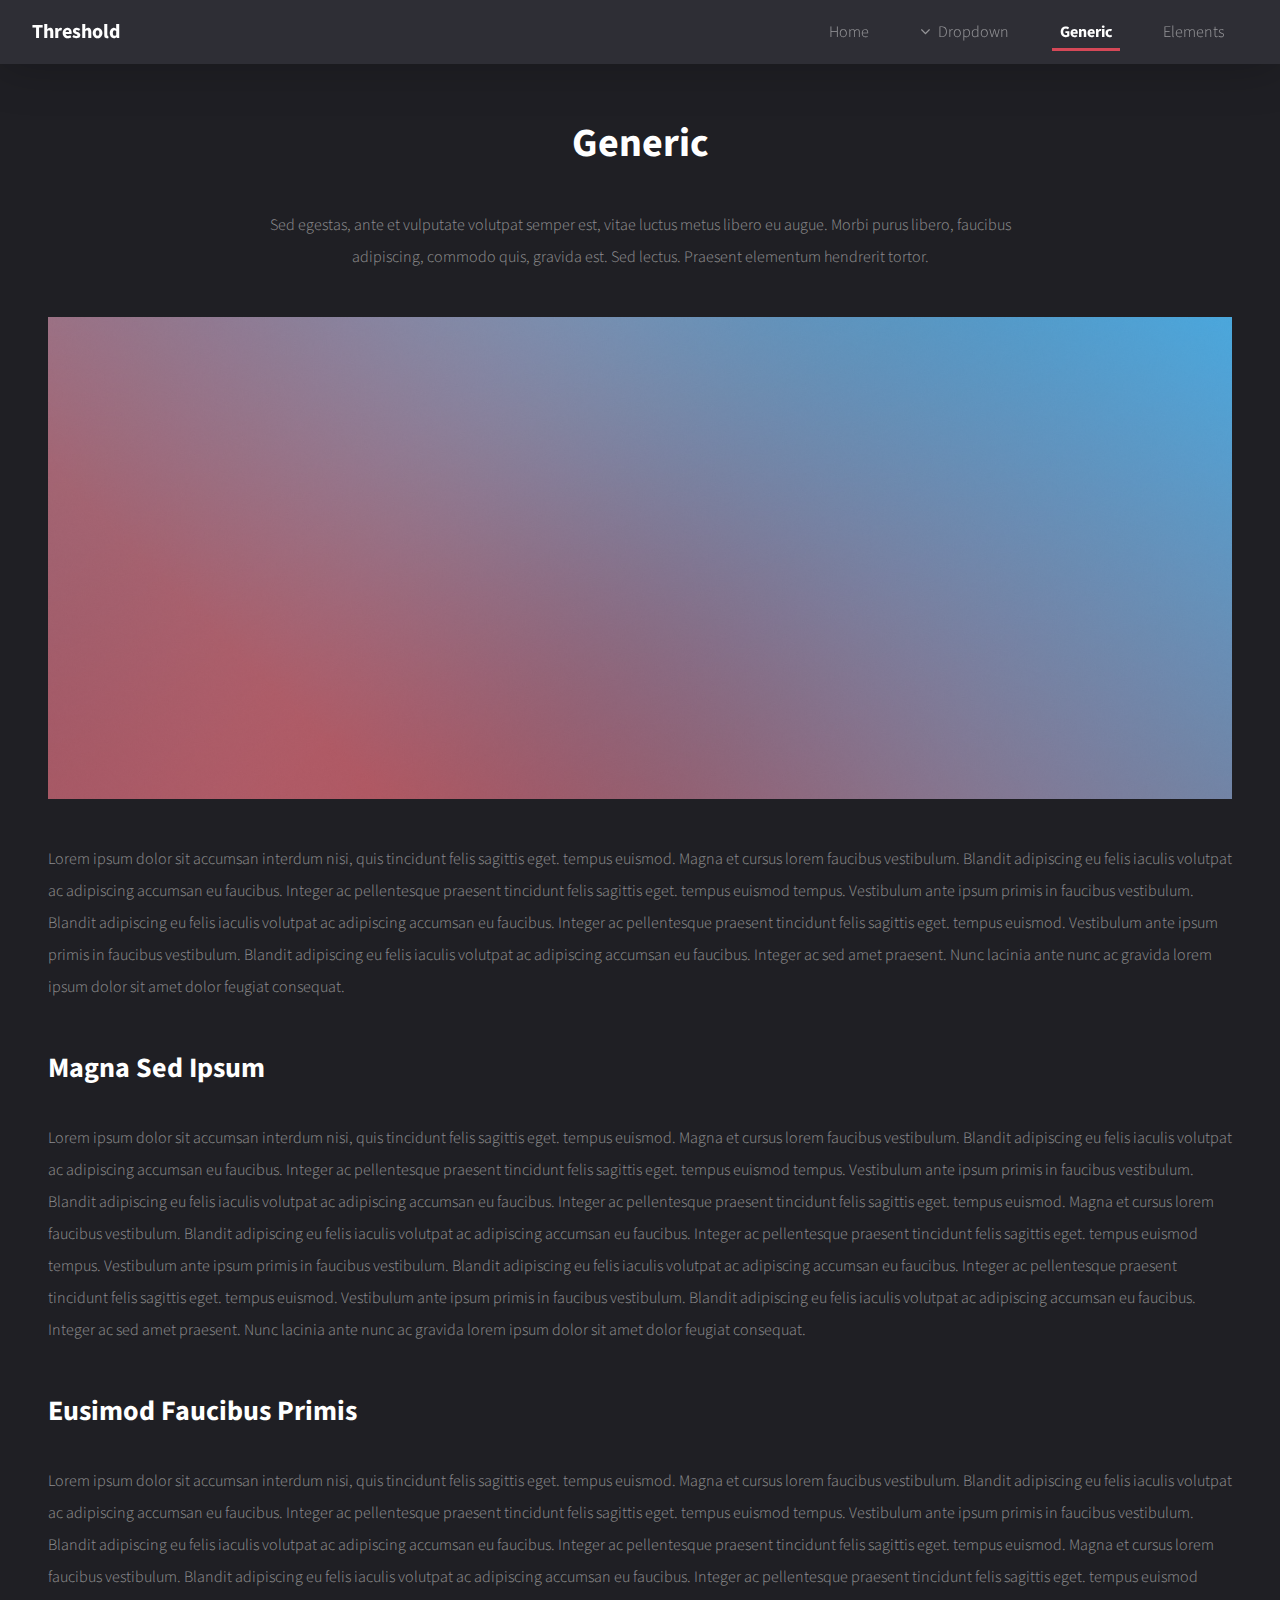
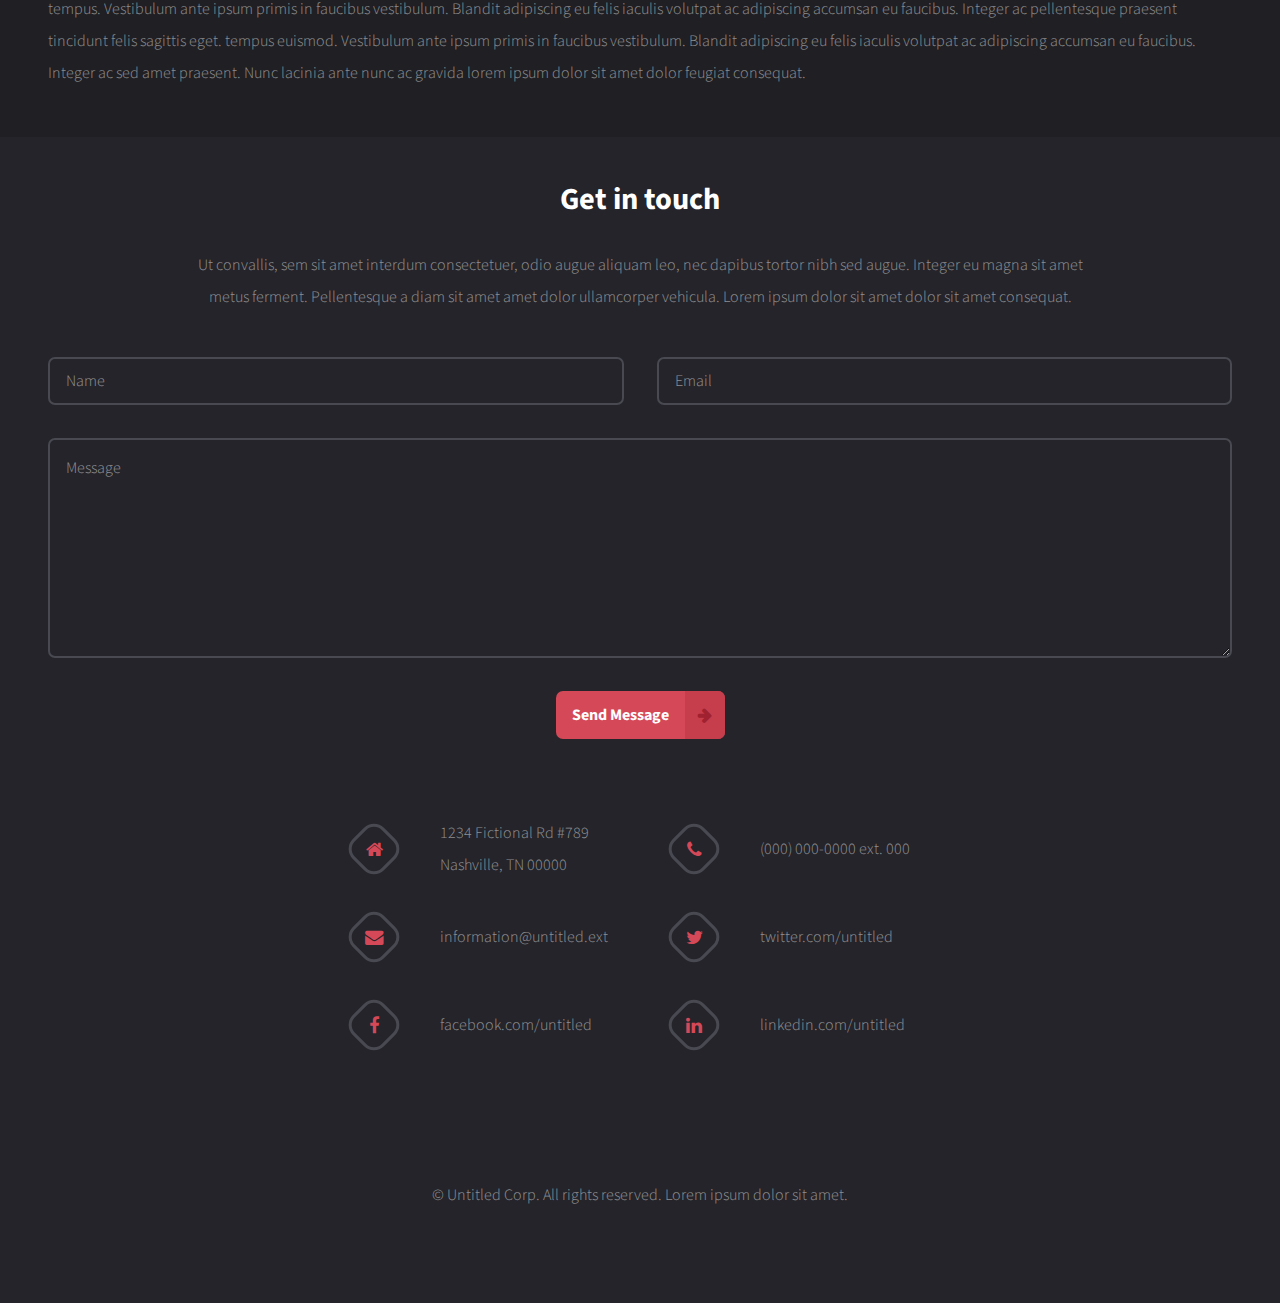
<file: generic.html>
<!DOCTYPE HTML>
<html>

<head>
	<title>Untitled</title>
	<meta charset="utf-8" />
	<meta name="viewport" content="width=device-width, initial-scale=1, user-scalable=no" />
	<meta name="description" content="" />
	<meta name="keywords" content="" />
	<link rel="stylesheet" href="assets/css/main.css" />
</head>

<body class="is-preload">

	<!-- Header -->
	<header id="header">
		<a class="logo" href="index.html">Threshold</a>
		<nav id="nav">
			<ul>
				<li><a href="index.html">Home</a></li>
				<li>
					<a href="#" class="icon fa-angle-down">Dropdown</a>
					<ul>
						<li><a href="#">Option One</a></li>
						<li><a href="#">Option Two</a></li>
						<li><a href="#">Option Three</a></li>
						<li>
							<a href="#">Submenu</a>
							<ul>
								<li><a href="#">Option One</a></li>
								<li><a href="#">Option Two</a></li>
								<li><a href="#">Option Three</a></li>
								<li><a href="#">Option Four</a></li>
							</ul>
						</li>
					</ul>
				</li>
				<li class="current"><a href="generic.html">Generic</a></li>
				<li><a href="elements.html">Elements</a></li>
			</ul>
		</nav>
	</header>

	<!-- Main -->
	<div id="main" class="wrapper style1">
		<div class="inner">
			<header class="major">
				<h1>Generic</h1>
				<p>Sed egestas, ante et vulputate volutpat semper est, vitae luctus metus libero eu augue. Morbi purus libero,
					faucibus adipiscing, commodo quis, gravida est. Sed lectus. Praesent elementum hendrerit tortor.</p>
			</header>
			<p>
				<span class="image fit"><img src="images/pic05.jpg" alt="" /></span>
				Lorem ipsum dolor sit accumsan interdum nisi, quis tincidunt felis sagittis eget.
				tempus euismod. Magna et cursus lorem faucibus vestibulum. Blandit adipiscing eu
				felis iaculis volutpat ac adipiscing accumsan eu faucibus. Integer ac pellentesque
				praesent tincidunt felis sagittis eget. tempus euismod tempus. Vestibulum ante ipsum
				primis in faucibus vestibulum. Blandit adipiscing eu felis iaculis volutpat ac
				adipiscing accumsan eu faucibus. Integer ac pellentesque praesent tincidunt felis
				sagittis eget. tempus euismod. Vestibulum ante ipsum primis in faucibus vestibulum.
				Blandit adipiscing eu felis iaculis volutpat ac adipiscing accumsan eu faucibus.
				Integer ac sed amet praesent. Nunc lacinia ante nunc ac gravida lorem ipsum dolor
				sit amet dolor feugiat consequat.
			</p>
			<h3>Magna Sed Ipsum</h3>
			<p>Lorem ipsum dolor sit accumsan interdum nisi, quis tincidunt felis sagittis eget.
				tempus euismod. Magna et cursus lorem faucibus vestibulum. Blandit adipiscing eu
				felis iaculis volutpat ac adipiscing accumsan eu faucibus. Integer ac pellentesque
				praesent tincidunt felis sagittis eget. tempus euismod tempus. Vestibulum ante ipsum
				primis in faucibus vestibulum. Blandit adipiscing eu felis iaculis volutpat ac
				adipiscing accumsan eu faucibus. Integer ac pellentesque praesent tincidunt felis
				sagittis eget. tempus euismod. Magna et cursus lorem faucibus vestibulum. Blandit adipiscing eu
				felis iaculis volutpat ac adipiscing accumsan eu faucibus. Integer ac pellentesque
				praesent tincidunt felis sagittis eget. tempus euismod tempus. Vestibulum ante ipsum
				primis in faucibus vestibulum. Blandit adipiscing eu felis iaculis volutpat ac
				adipiscing accumsan eu faucibus. Integer ac pellentesque praesent tincidunt felis
				sagittis eget. tempus euismod. Vestibulum ante ipsum primis in faucibus vestibulum.
				Blandit adipiscing eu felis iaculis volutpat ac adipiscing accumsan eu faucibus.
				Integer ac sed amet praesent. Nunc lacinia ante nunc ac gravida lorem ipsum dolor
				sit amet dolor feugiat consequat.
			</p>
			<h3>Eusimod Faucibus Primis</h3>
			<p>Lorem ipsum dolor sit accumsan interdum nisi, quis tincidunt felis sagittis eget.
				tempus euismod. Magna et cursus lorem faucibus vestibulum. Blandit adipiscing eu
				felis iaculis volutpat ac adipiscing accumsan eu faucibus. Integer ac pellentesque
				praesent tincidunt felis sagittis eget. tempus euismod tempus. Vestibulum ante ipsum
				primis in faucibus vestibulum. Blandit adipiscing eu felis iaculis volutpat ac
				adipiscing accumsan eu faucibus. Integer ac pellentesque praesent tincidunt felis
				sagittis eget. tempus euismod. Magna et cursus lorem faucibus vestibulum. Blandit adipiscing eu
				felis iaculis volutpat ac adipiscing accumsan eu faucibus. Integer ac pellentesque
				praesent tincidunt felis sagittis eget. tempus euismod tempus. Vestibulum ante ipsum
				primis in faucibus vestibulum. Blandit adipiscing eu felis iaculis volutpat ac
				adipiscing accumsan eu faucibus. Integer ac pellentesque praesent tincidunt felis
				sagittis eget. tempus euismod. Vestibulum ante ipsum primis in faucibus vestibulum.
				Blandit adipiscing eu felis iaculis volutpat ac adipiscing accumsan eu faucibus.
				Integer ac sed amet praesent. Nunc lacinia ante nunc ac gravida lorem ipsum dolor
				sit amet dolor feugiat consequat.
			</p>
		</div>
	</div>

	<!-- Footer -->
	<div id="footer" class="wrapper">
		<div class="inner">
			<header>
				<h2>Get in touch</h2>
				<p>Ut convallis, sem sit amet interdum consectetuer, odio augue aliquam leo, nec dapibus tortor nibh sed augue.
					Integer eu magna sit amet metus ferment. Pellentesque a diam sit amet amet dolor ullamcorper vehicula. Lorem ipsum
					dolor sit amet dolor sit amet consequat.</p>
			</header>
			<section class="contact-form">
				<form method="post" action="#">
					<div class="fields">
						<div class="field half">
							<input name="name" id="name" placeholder="Name" type="text" />
						</div>
						<div class="field half">
							<input name="email" id="email" placeholder="Email" type="email" />
						</div>
						<div class="field">
							<textarea name="message" id="message" rows="6" placeholder="Message"></textarea>
						</div>
						<div class="field">
							<ul class="actions special">
								<li><button type="submit" class="button primary">Send Message</button></li>
							</ul>
						</div>
					</div>
				</form>
			</section>
			<section class="contact-info">
				<div class="item">
					<span class="icon alt fa-home"></span>
					<p>
						1234 Fictional Rd #789<br />
						Nashville, TN 00000
					</p>
				</div>
				<div class="item">
					<span class="icon alt fa-phone"></span>
					<p>
						(000) 000-0000 ext. 000
					</p>
				</div>
				<div class="item">
					<span class="icon alt fa-envelope"></span>
					<a href="mailto:information@untitled.ext">information@untitled.ext</a>
				</div>
				<div class="item">
					<span class="icon alt fa-twitter"></span>
					<a href="#">twitter.com/untitled</a>
				</div>
				<div class="item">
					<span class="icon alt fa-facebook"></span>
					<a href="#">facebook.com/untitled</a>
				</div>
				<div class="item">
					<span class="icon alt fa-linkedin"></span>
					<a href="#">linkedin.com/untitled</a>
				</div>
			</section>
			<p class="copyright">
				&copy; Untitled Corp. All rights reserved. Lorem ipsum dolor sit amet.
			</p>
		</div>
	</div>

	<!-- Scripts -->
	<script src="assets/js/jquery.min.js"></script>
	<script src="assets/js/jquery.dropotron.min.js"></script>
	<script src="assets/js/jquery.scrollex.min.js"></script>
	<script src="assets/js/jquery.scrolly.min.js"></script>
	<script src="assets/js/browser.min.js"></script>
	<script src="assets/js/breakpoints.min.js"></script>
	<script src="assets/js/util.js"></script>
	<script src="assets/js/main.js"></script>

</body>

</html>
</file>
<file: assets/css/main.css>
@import url(font-awesome.min.css);
@import url("https://fonts.googleapis.com/css?family=Source+Sans+Pro:300,300i,400,400i,700,700i");

/*
	Threshold by Pixelarity
	pixelarity.com | hello@pixelarity.com
	License: pixelarity.com/license
*/

html, body, div, span, applet, object,
iframe, h1, h2, h3, h4, h5, h6, p, blockquote,
pre, a, abbr, acronym, address, big, cite,
code, del, dfn, em, img, ins, kbd, q, s, samp,
small, strike, strong, sub, sup, tt, var, b,
u, i, center, dl, dt, dd, ol, ul, li, fieldset,
form, label, legend, table, caption, tbody,
tfoot, thead, tr, th, td, article, aside,
canvas, details, embed, figure, figcaption,
footer, header, hgroup, menu, nav, output, ruby,
section, summary, time, mark, audio, video {
	margin: 0;
	padding: 0;
	border: 0;
	font-size: 100%;
	font: inherit;
	vertical-align: baseline;}

article, aside, details, figcaption, figure,
footer, header, hgroup, menu, nav, section {
	display: block;}

body {
	line-height: 1;
}

ol, ul {
	list-style: none;
}

blockquote, q {
	quotes: none;
}

	blockquote:before, blockquote:after, q:before, q:after {
		content: '';
		content: none;
	}

table {
	border-collapse: collapse;
	border-spacing: 0;
}

body {
	-webkit-text-size-adjust: none;
}

mark {
	background-color: transparent;
	color: inherit;
}

input::-moz-focus-inner {
	border: 0;
	padding: 0;
}

input, select, textarea {
	-moz-appearance: none;
	-webkit-appearance: none;
	-ms-appearance: none;
	appearance: none;
}

/* Basic */

	@-ms-viewport {
		width: device-width;
	}

	body {
		-ms-overflow-style: scrollbar;
	}

	@media screen and (max-width: 480px) {

		html, body {
			min-width: 320px;
		}

	}

	html {
		box-sizing: border-box;
	}

	*, *:before, *:after {
		box-sizing: inherit;
	}

	body {
		background: #24242a;
	}

		body.is-preload *, body.is-preload *:before, body.is-preload *:after {
			-moz-animation: none !important;
			-webkit-animation: none !important;
			-ms-animation: none !important;
			animation: none !important;
			-moz-transition: none !important;
			-webkit-transition: none !important;
			-ms-transition: none !important;
			transition: none !important;
		}

/* Typography */

	html {
		font-size: 16pt;
	}

		@media screen and (max-width: 1680px) {

			html {
				font-size: 12pt;
			}

		}

		@media screen and (max-width: 480px) {

			html {
				font-size: 11pt;
			}

		}

	body {
		background-color: #24242a;
		color: rgba(255, 255, 255, 0.5);
	}

	body, input, select, textarea {
		font-family: "Source Sans Pro", Arial, Helvetica, sans-serif;
		font-weight: 300;
		font-size: 1rem;
		line-height: 1.65;
	}

		@media screen and (max-width: 1280px) {

			body, input, select, textarea {
				line-height: 2;
			}

		}

	a {
		-moz-transition: color 0.2s ease-in-out;
		-webkit-transition: color 0.2s ease-in-out;
		-ms-transition: color 0.2s ease-in-out;
		transition: color 0.2s ease-in-out;
		color: #d54857;
		text-decoration: underline;
	}

		a:hover {
			color: #e46270;
			text-decoration: none;
		}

		a:active {
			color: #d54857;
		}

	strong, b {
		color: #ffffff;
		font-weight: 700;
	}

	em, i {
		font-style: italic;
	}

	p {
		margin: 0 0 2.75rem 0;
	}

	h1, h2, h3, h4, h5, h6 {
		color: #ffffff;
		font-weight: 700;
		line-height: 1.5;
		margin: 0 0 2.0625rem 0;
	}

		h1 a, h2 a, h3 a, h4 a, h5 a, h6 a {
			color: inherit;
			text-decoration: none;
		}

	h1 {
		font-size: 3.75rem;
		line-height: 1.20;
	}

	h2 {
		font-size: 1.90rem;
		line-height: 1;
	}

	h3 {
		font-size: 1.75rem;
	}

	h4 {
		font-size: 1.20rem;
	}

	h5 {
		font-size: 0.9rem;
	}

	h6 {
		font-size: 0.7rem;
	}

	@media screen and (max-width: 1280px) {

		h1 {
			font-size: 2.5rem;
			line-height: 1.6;
		}

	}

	@media screen and (max-width: 980px) {

		h3 {
			font-size: 1.5rem;
		}

	}

	@media screen and (max-width: 736px) {

		h1 {
			font-size: 2.25rem;
			line-height: 1.5;
		}

		h2 {
			font-size: 1.5rem;
			line-height: 1.5;
		}

		h3 {
			font-size: 1.25rem;
		}

		h1, h2, h3, h4, h5, p {
			margin: 0 0 2rem 0;
		}

	}

	sub {
		font-size: 0.8rem;
		position: relative;
		top: 0.5rem;
	}

	sup {
		font-size: 0.8rem;
		position: relative;
		top: -0.5rem;
	}

	blockquote {
		border-left: solid 0.5rem rgba(110, 110, 122, 0.5);
		font-style: italic;
		margin: 0 0 2.75rem 0;
		padding: 1.375rem 0 1.375rem 2.75rem;
	}

	code {
		background: transparent;
		border: solid 1px rgba(110, 110, 122, 0.5);
		font-family: "Courier New", monospace;
		font-size: 0.9rem;
		margin: 0 0.25rem;
		padding: 0.25rem 0.65rem;
	}

	pre {
		-webkit-overflow-scrolling: touch;
		font-family: "Courier New", monospace;
		font-size: 0.9rem;
		margin: 0 0 2.75rem 0;
	}

		pre code {
			display: block;
			line-height: 1.75;
			padding: 1rem 1.5rem;
			overflow-x: auto;
		}

	hr {
		border: 0;
		border-bottom: solid 1px rgba(110, 110, 122, 0.5);
		margin: 2.75rem 0;
	}

		hr.major {
			margin: 5.5rem 0;
		}

		@media screen and (max-width: 736px) {

			hr.major {
				margin: 4.125rem 0;
			}

		}

/* Row */

	.row {
		display: flex;
		flex-wrap: wrap;
		box-sizing: border-box;
		align-items: stretch;
	}

		.row > * {
			box-sizing: border-box;
		}

		.row.gtr-uniform > * > :last-child {
			margin-bottom: 0;
		}

		.row.aln-left {
			justify-content: flex-start;
		}

		.row.aln-center {
			justify-content: center;
		}

		.row.aln-right {
			justify-content: flex-end;
		}

		.row.aln-top {
			align-items: flex-start;
		}

		.row.aln-middle {
			align-items: center;
		}

		.row.aln-bottom {
			align-items: flex-end;
		}

		.row > .imp {
			order: -1;
		}

		.row > .col-1 {
			width: 8.3333333333%;
		}

		.row > .off-1 {
			margin-left: 8.3333333333%;
		}

		.row > .col-2 {
			width: 16.6666666667%;
		}

		.row > .off-2 {
			margin-left: 16.6666666667%;
		}

		.row > .col-3 {
			width: 25%;
		}

		.row > .off-3 {
			margin-left: 25%;
		}

		.row > .col-4 {
			width: 33.3333333333%;
		}

		.row > .off-4 {
			margin-left: 33.3333333333%;
		}

		.row > .col-5 {
			width: 41.6666666667%;
		}

		.row > .off-5 {
			margin-left: 41.6666666667%;
		}

		.row > .col-6 {
			width: 50%;
		}

		.row > .off-6 {
			margin-left: 50%;
		}

		.row > .col-7 {
			width: 58.3333333333%;
		}

		.row > .off-7 {
			margin-left: 58.3333333333%;
		}

		.row > .col-8 {
			width: 66.6666666667%;
		}

		.row > .off-8 {
			margin-left: 66.6666666667%;
		}

		.row > .col-9 {
			width: 75%;
		}

		.row > .off-9 {
			margin-left: 75%;
		}

		.row > .col-10 {
			width: 83.3333333333%;
		}

		.row > .off-10 {
			margin-left: 83.3333333333%;
		}

		.row > .col-11 {
			width: 91.6666666667%;
		}

		.row > .off-11 {
			margin-left: 91.6666666667%;
		}

		.row > .col-12 {
			width: 100%;
		}

		.row > .off-12 {
			margin-left: 100%;
		}

		.row.gtr-0 {
			margin-top: 0;
			margin-left: 0rem;
		}

			.row.gtr-0 > * {
				padding: 0 0 0 0rem;
			}

			.row.gtr-0.gtr-uniform {
				margin-top: 0rem;
			}

				.row.gtr-0.gtr-uniform > * {
					padding-top: 0rem;
				}

		.row.gtr-25 {
			margin-top: 0;
			margin-left: -0.5rem;
		}

			.row.gtr-25 > * {
				padding: 0 0 0 0.5rem;
			}

			.row.gtr-25.gtr-uniform {
				margin-top: -0.5rem;
			}

				.row.gtr-25.gtr-uniform > * {
					padding-top: 0.5rem;
				}

		.row.gtr-50 {
			margin-top: 0;
			margin-left: -1rem;
		}

			.row.gtr-50 > * {
				padding: 0 0 0 1rem;
			}

			.row.gtr-50.gtr-uniform {
				margin-top: -1rem;
			}

				.row.gtr-50.gtr-uniform > * {
					padding-top: 1rem;
				}

		.row {
			margin-top: 0;
			margin-left: -2rem;
		}

			.row > * {
				padding: 0 0 0 2rem;
			}

			.row.gtr-uniform {
				margin-top: -2rem;
			}

				.row.gtr-uniform > * {
					padding-top: 2rem;
				}

		.row.gtr-150 {
			margin-top: 0;
			margin-left: -3rem;
		}

			.row.gtr-150 > * {
				padding: 0 0 0 3rem;
			}

			.row.gtr-150.gtr-uniform {
				margin-top: -3rem;
			}

				.row.gtr-150.gtr-uniform > * {
					padding-top: 3rem;
				}

		.row.gtr-200 {
			margin-top: 0;
			margin-left: -4rem;
		}

			.row.gtr-200 > * {
				padding: 0 0 0 4rem;
			}

			.row.gtr-200.gtr-uniform {
				margin-top: -4rem;
			}

				.row.gtr-200.gtr-uniform > * {
					padding-top: 4rem;
				}

		@media screen and (max-width: 1680px) {

			.row {
				display: flex;
				flex-wrap: wrap;
				box-sizing: border-box;
				align-items: stretch;
			}

				.row > * {
					box-sizing: border-box;
				}

				.row.gtr-uniform > * > :last-child {
					margin-bottom: 0;
				}

				.row.aln-left {
					justify-content: flex-start;
				}

				.row.aln-center {
					justify-content: center;
				}

				.row.aln-right {
					justify-content: flex-end;
				}

				.row.aln-top {
					align-items: flex-start;
				}

				.row.aln-middle {
					align-items: center;
				}

				.row.aln-bottom {
					align-items: flex-end;
				}

				.row > .imp-xlarge {
					order: -1;
				}

				.row > .col-1-xlarge {
					width: 8.3333333333%;
				}

				.row > .off-1-xlarge {
					margin-left: 8.3333333333%;
				}

				.row > .col-2-xlarge {
					width: 16.6666666667%;
				}

				.row > .off-2-xlarge {
					margin-left: 16.6666666667%;
				}

				.row > .col-3-xlarge {
					width: 25%;
				}

				.row > .off-3-xlarge {
					margin-left: 25%;
				}

				.row > .col-4-xlarge {
					width: 33.3333333333%;
				}

				.row > .off-4-xlarge {
					margin-left: 33.3333333333%;
				}

				.row > .col-5-xlarge {
					width: 41.6666666667%;
				}

				.row > .off-5-xlarge {
					margin-left: 41.6666666667%;
				}

				.row > .col-6-xlarge {
					width: 50%;
				}

				.row > .off-6-xlarge {
					margin-left: 50%;
				}

				.row > .col-7-xlarge {
					width: 58.3333333333%;
				}

				.row > .off-7-xlarge {
					margin-left: 58.3333333333%;
				}

				.row > .col-8-xlarge {
					width: 66.6666666667%;
				}

				.row > .off-8-xlarge {
					margin-left: 66.6666666667%;
				}

				.row > .col-9-xlarge {
					width: 75%;
				}

				.row > .off-9-xlarge {
					margin-left: 75%;
				}

				.row > .col-10-xlarge {
					width: 83.3333333333%;
				}

				.row > .off-10-xlarge {
					margin-left: 83.3333333333%;
				}

				.row > .col-11-xlarge {
					width: 91.6666666667%;
				}

				.row > .off-11-xlarge {
					margin-left: 91.6666666667%;
				}

				.row > .col-12-xlarge {
					width: 100%;
				}

				.row > .off-12-xlarge {
					margin-left: 100%;
				}

				.row.gtr-0 {
					margin-top: 0;
					margin-left: 0rem;
				}

					.row.gtr-0 > * {
						padding: 0 0 0 0rem;
					}

					.row.gtr-0.gtr-uniform {
						margin-top: 0rem;
					}

						.row.gtr-0.gtr-uniform > * {
							padding-top: 0rem;
						}

				.row.gtr-25 {
					margin-top: 0;
					margin-left: -0.5rem;
				}

					.row.gtr-25 > * {
						padding: 0 0 0 0.5rem;
					}

					.row.gtr-25.gtr-uniform {
						margin-top: -0.5rem;
					}

						.row.gtr-25.gtr-uniform > * {
							padding-top: 0.5rem;
						}

				.row.gtr-50 {
					margin-top: 0;
					margin-left: -1rem;
				}

					.row.gtr-50 > * {
						padding: 0 0 0 1rem;
					}

					.row.gtr-50.gtr-uniform {
						margin-top: -1rem;
					}

						.row.gtr-50.gtr-uniform > * {
							padding-top: 1rem;
						}

				.row {
					margin-top: 0;
					margin-left: -2rem;
				}

					.row > * {
						padding: 0 0 0 2rem;
					}

					.row.gtr-uniform {
						margin-top: -2rem;
					}

						.row.gtr-uniform > * {
							padding-top: 2rem;
						}

				.row.gtr-150 {
					margin-top: 0;
					margin-left: -3rem;
				}

					.row.gtr-150 > * {
						padding: 0 0 0 3rem;
					}

					.row.gtr-150.gtr-uniform {
						margin-top: -3rem;
					}

						.row.gtr-150.gtr-uniform > * {
							padding-top: 3rem;
						}

				.row.gtr-200 {
					margin-top: 0;
					margin-left: -4rem;
				}

					.row.gtr-200 > * {
						padding: 0 0 0 4rem;
					}

					.row.gtr-200.gtr-uniform {
						margin-top: -4rem;
					}

						.row.gtr-200.gtr-uniform > * {
							padding-top: 4rem;
						}

		}

		@media screen and (max-width: 1280px) {

			.row {
				display: flex;
				flex-wrap: wrap;
				box-sizing: border-box;
				align-items: stretch;
			}

				.row > * {
					box-sizing: border-box;
				}

				.row.gtr-uniform > * > :last-child {
					margin-bottom: 0;
				}

				.row.aln-left {
					justify-content: flex-start;
				}

				.row.aln-center {
					justify-content: center;
				}

				.row.aln-right {
					justify-content: flex-end;
				}

				.row.aln-top {
					align-items: flex-start;
				}

				.row.aln-middle {
					align-items: center;
				}

				.row.aln-bottom {
					align-items: flex-end;
				}

				.row > .imp-large {
					order: -1;
				}

				.row > .col-1-large {
					width: 8.3333333333%;
				}

				.row > .off-1-large {
					margin-left: 8.3333333333%;
				}

				.row > .col-2-large {
					width: 16.6666666667%;
				}

				.row > .off-2-large {
					margin-left: 16.6666666667%;
				}

				.row > .col-3-large {
					width: 25%;
				}

				.row > .off-3-large {
					margin-left: 25%;
				}

				.row > .col-4-large {
					width: 33.3333333333%;
				}

				.row > .off-4-large {
					margin-left: 33.3333333333%;
				}

				.row > .col-5-large {
					width: 41.6666666667%;
				}

				.row > .off-5-large {
					margin-left: 41.6666666667%;
				}

				.row > .col-6-large {
					width: 50%;
				}

				.row > .off-6-large {
					margin-left: 50%;
				}

				.row > .col-7-large {
					width: 58.3333333333%;
				}

				.row > .off-7-large {
					margin-left: 58.3333333333%;
				}

				.row > .col-8-large {
					width: 66.6666666667%;
				}

				.row > .off-8-large {
					margin-left: 66.6666666667%;
				}

				.row > .col-9-large {
					width: 75%;
				}

				.row > .off-9-large {
					margin-left: 75%;
				}

				.row > .col-10-large {
					width: 83.3333333333%;
				}

				.row > .off-10-large {
					margin-left: 83.3333333333%;
				}

				.row > .col-11-large {
					width: 91.6666666667%;
				}

				.row > .off-11-large {
					margin-left: 91.6666666667%;
				}

				.row > .col-12-large {
					width: 100%;
				}

				.row > .off-12-large {
					margin-left: 100%;
				}

				.row.gtr-0 {
					margin-top: 0;
					margin-left: 0rem;
				}

					.row.gtr-0 > * {
						padding: 0 0 0 0rem;
					}

					.row.gtr-0.gtr-uniform {
						margin-top: 0rem;
					}

						.row.gtr-0.gtr-uniform > * {
							padding-top: 0rem;
						}

				.row.gtr-25 {
					margin-top: 0;
					margin-left: -0.375rem;
				}

					.row.gtr-25 > * {
						padding: 0 0 0 0.375rem;
					}

					.row.gtr-25.gtr-uniform {
						margin-top: -0.375rem;
					}

						.row.gtr-25.gtr-uniform > * {
							padding-top: 0.375rem;
						}

				.row.gtr-50 {
					margin-top: 0;
					margin-left: -0.75rem;
				}

					.row.gtr-50 > * {
						padding: 0 0 0 0.75rem;
					}

					.row.gtr-50.gtr-uniform {
						margin-top: -0.75rem;
					}

						.row.gtr-50.gtr-uniform > * {
							padding-top: 0.75rem;
						}

				.row {
					margin-top: 0;
					margin-left: -1.5rem;
				}

					.row > * {
						padding: 0 0 0 1.5rem;
					}

					.row.gtr-uniform {
						margin-top: -1.5rem;
					}

						.row.gtr-uniform > * {
							padding-top: 1.5rem;
						}

				.row.gtr-150 {
					margin-top: 0;
					margin-left: -2.25rem;
				}

					.row.gtr-150 > * {
						padding: 0 0 0 2.25rem;
					}

					.row.gtr-150.gtr-uniform {
						margin-top: -2.25rem;
					}

						.row.gtr-150.gtr-uniform > * {
							padding-top: 2.25rem;
						}

				.row.gtr-200 {
					margin-top: 0;
					margin-left: -3rem;
				}

					.row.gtr-200 > * {
						padding: 0 0 0 3rem;
					}

					.row.gtr-200.gtr-uniform {
						margin-top: -3rem;
					}

						.row.gtr-200.gtr-uniform > * {
							padding-top: 3rem;
						}

		}

		@media screen and (max-width: 980px) {

			.row {
				display: flex;
				flex-wrap: wrap;
				box-sizing: border-box;
				align-items: stretch;
			}

				.row > * {
					box-sizing: border-box;
				}

				.row.gtr-uniform > * > :last-child {
					margin-bottom: 0;
				}

				.row.aln-left {
					justify-content: flex-start;
				}

				.row.aln-center {
					justify-content: center;
				}

				.row.aln-right {
					justify-content: flex-end;
				}

				.row.aln-top {
					align-items: flex-start;
				}

				.row.aln-middle {
					align-items: center;
				}

				.row.aln-bottom {
					align-items: flex-end;
				}

				.row > .imp-medium {
					order: -1;
				}

				.row > .col-1-medium {
					width: 8.3333333333%;
				}

				.row > .off-1-medium {
					margin-left: 8.3333333333%;
				}

				.row > .col-2-medium {
					width: 16.6666666667%;
				}

				.row > .off-2-medium {
					margin-left: 16.6666666667%;
				}

				.row > .col-3-medium {
					width: 25%;
				}

				.row > .off-3-medium {
					margin-left: 25%;
				}

				.row > .col-4-medium {
					width: 33.3333333333%;
				}

				.row > .off-4-medium {
					margin-left: 33.3333333333%;
				}

				.row > .col-5-medium {
					width: 41.6666666667%;
				}

				.row > .off-5-medium {
					margin-left: 41.6666666667%;
				}

				.row > .col-6-medium {
					width: 50%;
				}

				.row > .off-6-medium {
					margin-left: 50%;
				}

				.row > .col-7-medium {
					width: 58.3333333333%;
				}

				.row > .off-7-medium {
					margin-left: 58.3333333333%;
				}

				.row > .col-8-medium {
					width: 66.6666666667%;
				}

				.row > .off-8-medium {
					margin-left: 66.6666666667%;
				}

				.row > .col-9-medium {
					width: 75%;
				}

				.row > .off-9-medium {
					margin-left: 75%;
				}

				.row > .col-10-medium {
					width: 83.3333333333%;
				}

				.row > .off-10-medium {
					margin-left: 83.3333333333%;
				}

				.row > .col-11-medium {
					width: 91.6666666667%;
				}

				.row > .off-11-medium {
					margin-left: 91.6666666667%;
				}

				.row > .col-12-medium {
					width: 100%;
				}

				.row > .off-12-medium {
					margin-left: 100%;
				}

				.row.gtr-0 {
					margin-top: 0;
					margin-left: 0rem;
				}

					.row.gtr-0 > * {
						padding: 0 0 0 0rem;
					}

					.row.gtr-0.gtr-uniform {
						margin-top: 0rem;
					}

						.row.gtr-0.gtr-uniform > * {
							padding-top: 0rem;
						}

				.row.gtr-25 {
					margin-top: 0;
					margin-left: -0.375rem;
				}

					.row.gtr-25 > * {
						padding: 0 0 0 0.375rem;
					}

					.row.gtr-25.gtr-uniform {
						margin-top: -0.375rem;
					}

						.row.gtr-25.gtr-uniform > * {
							padding-top: 0.375rem;
						}

				.row.gtr-50 {
					margin-top: 0;
					margin-left: -0.75rem;
				}

					.row.gtr-50 > * {
						padding: 0 0 0 0.75rem;
					}

					.row.gtr-50.gtr-uniform {
						margin-top: -0.75rem;
					}

						.row.gtr-50.gtr-uniform > * {
							padding-top: 0.75rem;
						}

				.row {
					margin-top: 0;
					margin-left: -1.5rem;
				}

					.row > * {
						padding: 0 0 0 1.5rem;
					}

					.row.gtr-uniform {
						margin-top: -1.5rem;
					}

						.row.gtr-uniform > * {
							padding-top: 1.5rem;
						}

				.row.gtr-150 {
					margin-top: 0;
					margin-left: -2.25rem;
				}

					.row.gtr-150 > * {
						padding: 0 0 0 2.25rem;
					}

					.row.gtr-150.gtr-uniform {
						margin-top: -2.25rem;
					}

						.row.gtr-150.gtr-uniform > * {
							padding-top: 2.25rem;
						}

				.row.gtr-200 {
					margin-top: 0;
					margin-left: -3rem;
				}

					.row.gtr-200 > * {
						padding: 0 0 0 3rem;
					}

					.row.gtr-200.gtr-uniform {
						margin-top: -3rem;
					}

						.row.gtr-200.gtr-uniform > * {
							padding-top: 3rem;
						}

		}

		@media screen and (max-width: 736px) {

			.row {
				display: flex;
				flex-wrap: wrap;
				box-sizing: border-box;
				align-items: stretch;
			}

				.row > * {
					box-sizing: border-box;
				}

				.row.gtr-uniform > * > :last-child {
					margin-bottom: 0;
				}

				.row.aln-left {
					justify-content: flex-start;
				}

				.row.aln-center {
					justify-content: center;
				}

				.row.aln-right {
					justify-content: flex-end;
				}

				.row.aln-top {
					align-items: flex-start;
				}

				.row.aln-middle {
					align-items: center;
				}

				.row.aln-bottom {
					align-items: flex-end;
				}

				.row > .imp-small {
					order: -1;
				}

				.row > .col-1-small {
					width: 8.3333333333%;
				}

				.row > .off-1-small {
					margin-left: 8.3333333333%;
				}

				.row > .col-2-small {
					width: 16.6666666667%;
				}

				.row > .off-2-small {
					margin-left: 16.6666666667%;
				}

				.row > .col-3-small {
					width: 25%;
				}

				.row > .off-3-small {
					margin-left: 25%;
				}

				.row > .col-4-small {
					width: 33.3333333333%;
				}

				.row > .off-4-small {
					margin-left: 33.3333333333%;
				}

				.row > .col-5-small {
					width: 41.6666666667%;
				}

				.row > .off-5-small {
					margin-left: 41.6666666667%;
				}

				.row > .col-6-small {
					width: 50%;
				}

				.row > .off-6-small {
					margin-left: 50%;
				}

				.row > .col-7-small {
					width: 58.3333333333%;
				}

				.row > .off-7-small {
					margin-left: 58.3333333333%;
				}

				.row > .col-8-small {
					width: 66.6666666667%;
				}

				.row > .off-8-small {
					margin-left: 66.6666666667%;
				}

				.row > .col-9-small {
					width: 75%;
				}

				.row > .off-9-small {
					margin-left: 75%;
				}

				.row > .col-10-small {
					width: 83.3333333333%;
				}

				.row > .off-10-small {
					margin-left: 83.3333333333%;
				}

				.row > .col-11-small {
					width: 91.6666666667%;
				}

				.row > .off-11-small {
					margin-left: 91.6666666667%;
				}

				.row > .col-12-small {
					width: 100%;
				}

				.row > .off-12-small {
					margin-left: 100%;
				}

				.row.gtr-0 {
					margin-top: 0;
					margin-left: 0rem;
				}

					.row.gtr-0 > * {
						padding: 0 0 0 0rem;
					}

					.row.gtr-0.gtr-uniform {
						margin-top: 0rem;
					}

						.row.gtr-0.gtr-uniform > * {
							padding-top: 0rem;
						}

				.row.gtr-25 {
					margin-top: 0;
					margin-left: -0.3125rem;
				}

					.row.gtr-25 > * {
						padding: 0 0 0 0.3125rem;
					}

					.row.gtr-25.gtr-uniform {
						margin-top: -0.3125rem;
					}

						.row.gtr-25.gtr-uniform > * {
							padding-top: 0.3125rem;
						}

				.row.gtr-50 {
					margin-top: 0;
					margin-left: -0.625rem;
				}

					.row.gtr-50 > * {
						padding: 0 0 0 0.625rem;
					}

					.row.gtr-50.gtr-uniform {
						margin-top: -0.625rem;
					}

						.row.gtr-50.gtr-uniform > * {
							padding-top: 0.625rem;
						}

				.row {
					margin-top: 0;
					margin-left: -1.25rem;
				}

					.row > * {
						padding: 0 0 0 1.25rem;
					}

					.row.gtr-uniform {
						margin-top: -1.25rem;
					}

						.row.gtr-uniform > * {
							padding-top: 1.25rem;
						}

				.row.gtr-150 {
					margin-top: 0;
					margin-left: -1.875rem;
				}

					.row.gtr-150 > * {
						padding: 0 0 0 1.875rem;
					}

					.row.gtr-150.gtr-uniform {
						margin-top: -1.875rem;
					}

						.row.gtr-150.gtr-uniform > * {
							padding-top: 1.875rem;
						}

				.row.gtr-200 {
					margin-top: 0;
					margin-left: -2.5rem;
				}

					.row.gtr-200 > * {
						padding: 0 0 0 2.5rem;
					}

					.row.gtr-200.gtr-uniform {
						margin-top: -2.5rem;
					}

						.row.gtr-200.gtr-uniform > * {
							padding-top: 2.5rem;
						}

		}

		@media screen and (max-width: 480px) {

			.row {
				display: flex;
				flex-wrap: wrap;
				box-sizing: border-box;
				align-items: stretch;
			}

				.row > * {
					box-sizing: border-box;
				}

				.row.gtr-uniform > * > :last-child {
					margin-bottom: 0;
				}

				.row.aln-left {
					justify-content: flex-start;
				}

				.row.aln-center {
					justify-content: center;
				}

				.row.aln-right {
					justify-content: flex-end;
				}

				.row.aln-top {
					align-items: flex-start;
				}

				.row.aln-middle {
					align-items: center;
				}

				.row.aln-bottom {
					align-items: flex-end;
				}

				.row > .imp-xsmall {
					order: -1;
				}

				.row > .col-1-xsmall {
					width: 8.3333333333%;
				}

				.row > .off-1-xsmall {
					margin-left: 8.3333333333%;
				}

				.row > .col-2-xsmall {
					width: 16.6666666667%;
				}

				.row > .off-2-xsmall {
					margin-left: 16.6666666667%;
				}

				.row > .col-3-xsmall {
					width: 25%;
				}

				.row > .off-3-xsmall {
					margin-left: 25%;
				}

				.row > .col-4-xsmall {
					width: 33.3333333333%;
				}

				.row > .off-4-xsmall {
					margin-left: 33.3333333333%;
				}

				.row > .col-5-xsmall {
					width: 41.6666666667%;
				}

				.row > .off-5-xsmall {
					margin-left: 41.6666666667%;
				}

				.row > .col-6-xsmall {
					width: 50%;
				}

				.row > .off-6-xsmall {
					margin-left: 50%;
				}

				.row > .col-7-xsmall {
					width: 58.3333333333%;
				}

				.row > .off-7-xsmall {
					margin-left: 58.3333333333%;
				}

				.row > .col-8-xsmall {
					width: 66.6666666667%;
				}

				.row > .off-8-xsmall {
					margin-left: 66.6666666667%;
				}

				.row > .col-9-xsmall {
					width: 75%;
				}

				.row > .off-9-xsmall {
					margin-left: 75%;
				}

				.row > .col-10-xsmall {
					width: 83.3333333333%;
				}

				.row > .off-10-xsmall {
					margin-left: 83.3333333333%;
				}

				.row > .col-11-xsmall {
					width: 91.6666666667%;
				}

				.row > .off-11-xsmall {
					margin-left: 91.6666666667%;
				}

				.row > .col-12-xsmall {
					width: 100%;
				}

				.row > .off-12-xsmall {
					margin-left: 100%;
				}

				.row.gtr-0 {
					margin-top: 0;
					margin-left: 0rem;
				}

					.row.gtr-0 > * {
						padding: 0 0 0 0rem;
					}

					.row.gtr-0.gtr-uniform {
						margin-top: 0rem;
					}

						.row.gtr-0.gtr-uniform > * {
							padding-top: 0rem;
						}

				.row.gtr-25 {
					margin-top: 0;
					margin-left: -0.3125rem;
				}

					.row.gtr-25 > * {
						padding: 0 0 0 0.3125rem;
					}

					.row.gtr-25.gtr-uniform {
						margin-top: -0.3125rem;
					}

						.row.gtr-25.gtr-uniform > * {
							padding-top: 0.3125rem;
						}

				.row.gtr-50 {
					margin-top: 0;
					margin-left: -0.625rem;
				}

					.row.gtr-50 > * {
						padding: 0 0 0 0.625rem;
					}

					.row.gtr-50.gtr-uniform {
						margin-top: -0.625rem;
					}

						.row.gtr-50.gtr-uniform > * {
							padding-top: 0.625rem;
						}

				.row {
					margin-top: 0;
					margin-left: -1.25rem;
				}

					.row > * {
						padding: 0 0 0 1.25rem;
					}

					.row.gtr-uniform {
						margin-top: -1.25rem;
					}

						.row.gtr-uniform > * {
							padding-top: 1.25rem;
						}

				.row.gtr-150 {
					margin-top: 0;
					margin-left: -1.875rem;
				}

					.row.gtr-150 > * {
						padding: 0 0 0 1.875rem;
					}

					.row.gtr-150.gtr-uniform {
						margin-top: -1.875rem;
					}

						.row.gtr-150.gtr-uniform > * {
							padding-top: 1.875rem;
						}

				.row.gtr-200 {
					margin-top: 0;
					margin-left: -2.5rem;
				}

					.row.gtr-200 > * {
						padding: 0 0 0 2.5rem;
					}

					.row.gtr-200.gtr-uniform {
						margin-top: -2.5rem;
					}

						.row.gtr-200.gtr-uniform > * {
							padding-top: 2.5rem;
						}

		}

/* Box */

	.box {
		background: #2e2e35;
		border-radius: 7px;
		margin-bottom: 2.75rem;
		padding: 1.5rem;
	}

		.box > :last-child {
			margin-bottom: 0;
		}

		.box.cta {
			display: -moz-flex;
			display: -webkit-flex;
			display: -ms-flex;
			display: flex;
			padding: 4rem;
		}

			.box.cta .content {
				width: 65%;
				padding-right: 4rem;
			}

				.box.cta .content > :last-child {
					margin-bottom: 0;
				}

			.box.cta ul.actions {
				width: 35%;
				text-align: center;
			}

			@media screen and (max-width: 1280px) {

				.box.cta {
					padding: 3rem;
				}

			}

			@media screen and (max-width: 980px) {

				.box.cta {
					-moz-flex-direction: column;
					-webkit-flex-direction: column;
					-ms-flex-direction: column;
					flex-direction: column;
					padding: 3rem 2rem;
				}

					.box.cta .content {
						width: 100%;
						padding-right: 0;
						text-align: center;
					}

						.box.cta .content > :last-child {
							margin-bottom: 2.75rem;
						}

					.box.cta ul.actions {
						width: 100%;
					}

			}

			@media screen and (max-width: 736px) {

				.box.cta {
					padding: 2rem 1.5rem;
				}

			}

/* Button */

	input[type="submit"],
	input[type="reset"],
	input[type="button"],
	button,
	.button {
		-moz-appearance: none;
		-webkit-appearance: none;
		-ms-appearance: none;
		appearance: none;
		-moz-transition: background-color 0.2s ease-in-out, box-shadow 0.2s ease-in-out, color 0.2s ease-in-out;
		-webkit-transition: background-color 0.2s ease-in-out, box-shadow 0.2s ease-in-out, color 0.2s ease-in-out;
		-ms-transition: background-color 0.2s ease-in-out, box-shadow 0.2s ease-in-out, color 0.2s ease-in-out;
		transition: background-color 0.2s ease-in-out, box-shadow 0.2s ease-in-out, color 0.2s ease-in-out;
		background-color: #2e2e35;
		border-radius: 7px;
		border: 0;
		box-shadow: inset 0px 0px 0px 3px #3e3e47;
		color: #ffffff !important;
		cursor: pointer;
		display: inline-block;
		font-family: inherit;
		font-size: inherit;
		font-weight: 700;
		height: 3rem;
		line-height: 3rem;
		overflow: hidden;
		padding: 0 3.5rem 0 1rem;
		position: relative;
		text-align: center;
		text-decoration: none;
		white-space: nowrap;
	}

		input[type="submit"]:after,
		input[type="reset"]:after,
		input[type="button"]:after,
		button:after,
		.button:after {
			-moz-transition: background-color 0.2s ease-in-out, box-shadow 0.2s ease-in-out, color 0.2s ease-in-out;
			-webkit-transition: background-color 0.2s ease-in-out, box-shadow 0.2s ease-in-out, color 0.2s ease-in-out;
			-ms-transition: background-color 0.2s ease-in-out, box-shadow 0.2s ease-in-out, color 0.2s ease-in-out;
			transition: background-color 0.2s ease-in-out, box-shadow 0.2s ease-in-out, color 0.2s ease-in-out;
			background-color: #3e3e47;
			color: #2e2e35;
			content: '\f061';
			font-family: FontAwesome;
			position: absolute;
			right: 0;
			text-align: center;
			width: 2.5rem;
		}

		input[type="submit"]:hover,
		input[type="reset"]:hover,
		input[type="button"]:hover,
		button:hover,
		.button:hover {
			background-color: #3a3a43;
			box-shadow: inset 0px 0px 0px 3px #4a4a55;
		}

			input[type="submit"]:hover:after,
			input[type="reset"]:hover:after,
			input[type="button"]:hover:after,
			button:hover:after,
			.button:hover:after {
				background-color: #4a4a55;
			}

		input[type="submit"]:active,
		input[type="reset"]:active,
		input[type="button"]:active,
		button:active,
		.button:active {
			background-color: #2e2e35;
			box-shadow: inset 0px 0px 0px 3px #3e3e47;
		}

			input[type="submit"]:active:after,
			input[type="reset"]:active:after,
			input[type="button"]:active:after,
			button:active:after,
			.button:active:after {
				background: #3e3e47;
				color: #2e2e35;
			}

		input[type="submit"].primary,
		input[type="reset"].primary,
		input[type="button"].primary,
		button.primary,
		.button.primary {
			background-color: #d54857;
			box-shadow: none;
			color: #ffffff !important;
		}

			input[type="submit"].primary:after,
			input[type="reset"].primary:after,
			input[type="button"].primary:after,
			button.primary:after,
			.button.primary:after {
				background: #c63d4c;
				color: #a0212f;
			}

			input[type="submit"].primary:hover,
			input[type="reset"].primary:hover,
			input[type="button"].primary:hover,
			button.primary:hover,
			.button.primary:hover {
				background-color: #e46270;
			}

				input[type="submit"].primary:hover:after,
				input[type="reset"].primary:hover:after,
				input[type="button"].primary:hover:after,
				button.primary:hover:after,
				.button.primary:hover:after {
					background: #cc515e;
				}

			input[type="submit"].primary:active,
			input[type="reset"].primary:active,
			input[type="button"].primary:active,
			button.primary:active,
			.button.primary:active {
				background-color: #d54857;
			}

				input[type="submit"].primary:active:after,
				input[type="reset"].primary:active:after,
				input[type="button"].primary:active:after,
				button.primary:active:after,
				.button.primary:active:after {
					background: #c63d4c;
					color: #a0212f;
				}

		input[type="submit"].small,
		input[type="reset"].small,
		input[type="button"].small,
		button.small,
		.button.small {
			font-size: 0.8rem;
			height: 2.25rem;
			line-height: 2.25rem;
			padding: 0 3.75rem 0 1.25rem;
		}

			input[type="submit"].small:after,
			input[type="reset"].small:after,
			input[type="button"].small:after,
			button.small:after,
			.button.small:after {
				width: 2.5rem;
			}

		input[type="submit"].large,
		input[type="reset"].large,
		input[type="button"].large,
		button.large,
		.button.large {
			font-size: 1.20rem;
			height: 3.6rem;
			line-height: 3.6rem;
			padding: 0 4.75rem 0 1.5rem;
		}

			input[type="submit"].large:after,
			input[type="reset"].large:after,
			input[type="button"].large:after,
			button.large:after,
			.button.large:after {
				width: 3.25rem;
			}

		input[type="submit"].wide,
		input[type="reset"].wide,
		input[type="button"].wide,
		button.wide,
		.button.wide {
			min-width: 13rem;
		}

		input[type="submit"].icon:before,
		input[type="reset"].icon:before,
		input[type="button"].icon:before,
		button.icon:before,
		.button.icon:before {
			margin-right: 0.5rem;
		}

		input[type="submit"].fit,
		input[type="reset"].fit,
		input[type="button"].fit,
		button.fit,
		.button.fit {
			width: 100%;
		}

		input[type="submit"].disabled, input[type="submit"]:disabled,
		input[type="reset"].disabled,
		input[type="reset"]:disabled,
		input[type="button"].disabled,
		input[type="button"]:disabled,
		button.disabled,
		button:disabled,
		.button.disabled,
		.button:disabled {
			pointer-events: none;
			opacity: 0.25;
		}

/* Form */

	form {
		display: -moz-flex;
		display: -webkit-flex;
		display: -ms-flex;
		display: flex;
		-moz-flex-wrap: wrap;
		-webkit-flex-wrap: wrap;
		-ms-flex-wrap: wrap;
		flex-wrap: wrap;
		width: 100%;
		margin: 2.75rem auto;
	}

		form.elements {
			display: block;
			margin: 0 0 2.75rem 0;
		}

		form > .fields {
			display: -moz-flex;
			display: -webkit-flex;
			display: -ms-flex;
			display: flex;
			-moz-flex-wrap: wrap;
			-webkit-flex-wrap: wrap;
			-ms-flex-wrap: wrap;
			flex-wrap: wrap;
			width: calc(100% + 4.125rem);
			margin: -2.0625rem 0 0 -2.0625rem;
		}

			form > .fields > .field {
				-moz-flex-grow: 0;
				-webkit-flex-grow: 0;
				-ms-flex-grow: 0;
				flex-grow: 0;
				-moz-flex-shrink: 0;
				-webkit-flex-shrink: 0;
				-ms-flex-shrink: 0;
				flex-shrink: 0;
				padding: 2.0625rem 0 0 2.0625rem;
				width: 100%;
			}

				form > .fields > .field.half {
					width: 50%;
				}

				form > .fields > .field.third {
					width: calc(100%/3 - 0.6875rem);
				}

				form > .fields > .field.quarter {
					width: calc(25% - 0.515625rem);
				}

			form > .fields > .actions {
				-moz-flex-grow: 0;
				-webkit-flex-grow: 0;
				-ms-flex-grow: 0;
				flex-grow: 0;
				-moz-flex-shrink: 1;
				-webkit-flex-shrink: 1;
				-ms-flex-shrink: 1;
				flex-shrink: 1;
				margin: 2.0625rem 0 0 2.0625rem;
				width: calc(100% - 4.125rem);
			}

		@media screen and (max-width: 480px) {

			form > .fields {
				width: calc(100% + 2.75rem);
				margin: -1.375rem 0 0 -1.375rem;
			}

				form > .fields > .field {
					padding: 1.375rem 0 0 1.375rem;
					width: 100%;
				}

					form > .fields > .field.half {
						width: 100%;
					}

					form > .fields > .field.third {
						width: 100%;
					}

					form > .fields > .field.quarter {
						width: 100%;
					}

		}

	input[type="text"],
	input[type="password"],
	input[type="email"],
	input[type="tel"],
	input[type="search"],
	input[type="url"],
	select,
	textarea {
		-moz-appearance: none;
		-webkit-appearance: none;
		-ms-appearance: none;
		appearance: none;
		background-color: transparent;
		border-radius: 7px;
		border: none;
		border: solid 2px rgba(110, 110, 122, 0.5);
		color: #ffffff;
		color: inherit;
		display: block;
		outline: 0;
		padding: 0 1rem;
		text-decoration: none;
		width: 100%;
	}

		input[type="text"]:invalid,
		input[type="password"]:invalid,
		input[type="email"]:invalid,
		input[type="tel"]:invalid,
		input[type="search"]:invalid,
		input[type="url"]:invalid,
		select:invalid,
		textarea:invalid {
			box-shadow: none;
		}

		input[type="text"]:focus,
		input[type="password"]:focus,
		input[type="email"]:focus,
		input[type="tel"]:focus,
		input[type="search"]:focus,
		input[type="url"]:focus,
		select:focus,
		textarea:focus {
			border-color: #d54857;
			box-shadow: 0 0 0 1px #d54857;
		}

	label {
		color: #ffffff;
		display: block;
		font-size: 1rem;
		font-weight: 700;
		margin: 0 0 1.375rem 0;
	}

	input[type="text"],
	input[type="password"],
	input[type="email"],
	input[type="tel"],
	input[type="search"],
	input[type="url"] {
		height: 3rem;
	}

	select {
		background-image: url("data:image/svg+xml;charset=utf8,%3Csvg xmlns='http://www.w3.org/2000/svg' width='40' height='40' preserveAspectRatio='none' viewBox='0 0 40 40'%3E%3Cpath d='M9.4,12.3l10.4,10.4l10.4-10.4c0.2-0.2,0.5-0.4,0.9-0.4c0.3,0,0.6,0.1,0.9,0.4l3.3,3.3c0.2,0.2,0.4,0.5,0.4,0.9 c0,0.4-0.1,0.6-0.4,0.9L20.7,31.9c-0.2,0.2-0.5,0.4-0.9,0.4c-0.3,0-0.6-0.1-0.9-0.4L4.3,17.3c-0.2-0.2-0.4-0.5-0.4-0.9 c0-0.4,0.1-0.6,0.4-0.9l3.3-3.3c0.2-0.2,0.5-0.4,0.9-0.4S9.1,12.1,9.4,12.3z' fill='rgba(110, 110, 122, 0.5)' /%3E%3C/svg%3E");
		background-size: 1.25rem;
		background-repeat: no-repeat;
		background-position: calc(100% - 1rem) center;
		height: 3rem;
		padding-right: 3rem;
		text-overflow: ellipsis;
	}

		select option {
			color: rgba(255, 255, 255, 0.5);
			background-color: #24242a;
		}

		select:focus::-ms-value {
			background-color: transparent;
		}

		select::-ms-expand {
			display: none;
		}

	textarea {
		padding: 0.75rem 1rem;
	}

	input[type="checkbox"],
	input[type="radio"] {
		-moz-appearance: none;
		-webkit-appearance: none;
		-ms-appearance: none;
		appearance: none;
		display: block;
		float: left;
		margin-right: -2rem;
		opacity: 0;
		width: 1rem;
		z-index: -1;
	}

		input[type="checkbox"] + label,
		input[type="radio"] + label {
			text-decoration: none;
			color: rgba(255, 255, 255, 0.5);
			cursor: pointer;
			display: inline-block;
			font-size: 1rem;
			font-weight: 300;
			padding-left: 2.675rem;
			padding-right: 0.875rem;
			position: relative;
		}

			input[type="checkbox"] + label:before,
			input[type="radio"] + label:before {
				-moz-osx-font-smoothing: grayscale;
				-webkit-font-smoothing: antialiased;
				font-family: FontAwesome;
				font-style: normal;
				font-weight: normal;
				text-transform: none !important;
			}

			input[type="checkbox"] + label:before,
			input[type="radio"] + label:before {
				background: transparent;
				border-radius: 7px;
				border: solid 1px rgba(110, 110, 122, 0.5);
				content: '';
				display: inline-block;
				height: 1.8rem;
				left: 0;
				line-height: 1.725rem;
				position: absolute;
				text-align: center;
				top: -0.15rem;
				width: 1.8rem;
			}

		input[type="checkbox"]:checked + label:before,
		input[type="radio"]:checked + label:before {
			background-color: #d54857;
			border-color: #d54857;
			color: #ffffff;
			content: '\f00c';
		}

		input[type="checkbox"]:focus + label:before,
		input[type="radio"]:focus + label:before {
			border-color: #d54857;
			box-shadow: 0 0 0 1px #d54857;
		}

	input[type="checkbox"] + label:before {
		border-radius: 7px;
	}

	input[type="radio"] + label:before {
		border-radius: 100%;
	}

	::-webkit-input-placeholder {
		color: rgba(255, 255, 255, 0.5) !important;
		opacity: 1.0;
	}

	:-moz-placeholder {
		color: rgba(255, 255, 255, 0.5) !important;
		opacity: 1.0;
	}

	::-moz-placeholder {
		color: rgba(255, 255, 255, 0.5) !important;
		opacity: 1.0;
	}

	:-ms-input-placeholder {
		color: rgba(255, 255, 255, 0.5) !important;
		opacity: 1.0;
	}

/* Icon */

	.icon {
		text-decoration: none;
		border-bottom: none;
		position: relative;
	}

		.icon:before {
			-moz-osx-font-smoothing: grayscale;
			-webkit-font-smoothing: antialiased;
			font-family: FontAwesome;
			font-style: normal;
			font-weight: normal;
			text-transform: none !important;
		}

		.icon > .label {
			display: none;
		}

		.icon.alt {
			-moz-flex-grow: 0;
			-webkit-flex-grow: 0;
			-ms-flex-grow: 0;
			flex-grow: 0;
			-moz-flex-shrink: 0;
			-webkit-flex-shrink: 0;
			-ms-flex-shrink: 0;
			flex-shrink: 0;
			display: block;
			height: 2.75rem;
			line-height: 2.75rem;
			margin: 0 auto 2.75rem auto;
			text-align: center;
			width: 2.75rem;
		}

			.icon.alt:before {
				color: #d54857;
				font-size: 1.15rem;
				position: relative;
				top: 0.05rem;
			}

			.icon.alt:after {
				-moz-transform: rotate(45deg);
				-webkit-transform: rotate(45deg);
				-ms-transform: rotate(45deg);
				transform: rotate(45deg);
				border-radius: 14px;
				border: 3px solid rgba(110, 110, 122, 0.5);
				content: '';
				display: block;
				height: 2.75rem;
				left: 50%;
				margin: -1.375rem 0 0 -1.375rem;
				position: absolute;
				top: 50%;
				width: 2.75rem;
			}

			.icon.alt.major {
				height: 5rem;
				line-height: 5rem;
				width: 5rem;
			}

				.icon.alt.major:before {
					font-size: 1.90rem;
				}

				.icon.alt.major:after {
					height: 5rem;
					width: 5rem;
					margin: -2.5rem 0 0 -2.5rem;
				}

/* Image */

	.image {
		border: 0;
		display: inline-block;
		position: relative;
	}

		.image:after {
			background: linear-gradient(45deg, #d54857 20%, #2eaeff 100%);
			content: '';
			height: 100%;
			left: 0;
			opacity: 0.65;
			position: absolute;
			top: 0;
			width: 100%;
		}

		.image img {
			display: block;
		}

		.image.left, .image.right {
			max-width: 40%;
		}

			.image.left img, .image.right img {
				width: 100%;
			}

		.image.left {
			float: left;
			margin: 0 2rem 2rem 0;
			top: 0.25rem;
		}

		.image.right {
			float: right;
			margin: 0 0 2rem 2rem;
			top: 0.25rem;
		}

		.image.fit {
			display: block;
			margin: 0 0 2.75rem 0;
			width: 100%;
		}

			.image.fit.alt {
				margin-bottom: 0;
			}

				.image.fit.alt img {
					max-height: 60vh;
					object-fit: cover;
					object-position: center center;
				}

			.image.fit img {
				width: 100%;
			}

		.image.main {
			display: block;
			margin: 0 0 4.125rem 0;
			width: 100%;
		}

			.image.main img {
				width: 100%;
			}

/* List */

	ol {
		list-style: decimal;
		margin: 0 0 2.75rem 0;
		padding-left: 1.25rem;
	}

		ol li {
			padding-left: 0.25rem;
		}

	ul {
		list-style: disc;
		margin: 0 0 2.75rem 0;
		padding-left: 1rem;
	}

		ul li {
			padding-left: 0.325rem;
		}

		ul.alt {
			list-style: none;
			padding-left: 0;
		}

			ul.alt li {
				border-top: solid 1px rgba(110, 110, 122, 0.5);
				padding: 0.75rem 0;
			}

				ul.alt li:first-child {
					border-top: 0;
					padding-top: 0;
				}

				ul.alt li:last-child {
					padding-bottom: 0;
				}

	dl {
		color: #ffffff;
		margin: 0 0 2.75rem 0;
	}

		dl dt {
			color: #ffffff;
			display: block;
			font-weight: 700;
			margin: 0 0 1.375rem 0;
		}

		dl dd {
			margin-left: 2.0625rem;
		}

/* Actions */

	ul.actions {
		display: -moz-flex;
		display: -webkit-flex;
		display: -ms-flex;
		display: flex;
		cursor: default;
		list-style: none;
		margin-left: -1.375rem;
		padding-left: 0;
	}

		ul.actions li {
			padding: 0 0 0 1.375rem;
			vertical-align: middle;
		}

		ul.actions.special {
			-moz-justify-content: center;
			-webkit-justify-content: center;
			-ms-justify-content: center;
			justify-content: center;
			width: 100%;
			margin-left: 0;
		}

			ul.actions.special li:first-child {
				padding-left: 0;
			}

		ul.actions.stacked {
			-moz-flex-direction: column;
			-webkit-flex-direction: column;
			-ms-flex-direction: column;
			flex-direction: column;
			margin-left: 0;
		}

			ul.actions.stacked li {
				padding: 1.7875rem 0 0 0;
			}

				ul.actions.stacked li:first-child {
					padding-top: 0;
				}

				ul.actions.stacked li input[type="submit"].fit,
				ul.actions.stacked li input[type="reset"].fit,
				ul.actions.stacked li input[type="button"].fit,
				ul.actions.stacked li button.fit,
				ul.actions.stacked li .button.fit {
					max-width: 24rem;
				}

		ul.actions.fit {
			width: calc(100% + 1.375rem);
		}

			ul.actions.fit li {
				-moz-flex-grow: 1;
				-webkit-flex-grow: 1;
				-ms-flex-grow: 1;
				flex-grow: 1;
				-moz-flex-shrink: 1;
				-webkit-flex-shrink: 1;
				-ms-flex-shrink: 1;
				flex-shrink: 1;
				width: 100%;
			}

				ul.actions.fit li > * {
					width: 100%;
				}

			ul.actions.fit.stacked {
				width: 100%;
			}

		@media screen and (max-width: 1280px) {

			ul.actions.stacked li {
				padding: 1rem 0 0 0;
			}

				ul.actions.stacked li:first-child {
					padding-top: 0;
				}

		}

		@media screen and (max-width: 480px) {

			ul.actions:not(.fixed) {
				-moz-flex-direction: column;
				-webkit-flex-direction: column;
				-ms-flex-direction: column;
				flex-direction: column;
				margin-left: 0;
				width: 100% !important;
			}

				ul.actions:not(.fixed) li {
					-moz-flex-grow: 1;
					-webkit-flex-grow: 1;
					-ms-flex-grow: 1;
					flex-grow: 1;
					-moz-flex-shrink: 1;
					-webkit-flex-shrink: 1;
					-ms-flex-shrink: 1;
					flex-shrink: 1;
					padding: 1.375rem 0 0 0;
					text-align: center;
					width: 100%;
				}

					ul.actions:not(.fixed) li > * {
						width: 100%;
					}

					ul.actions:not(.fixed) li:first-child {
						padding-top: 0;
					}

					ul.actions:not(.fixed) li input[type="submit"],
					ul.actions:not(.fixed) li input[type="reset"],
					ul.actions:not(.fixed) li input[type="button"],
					ul.actions:not(.fixed) li button,
					ul.actions:not(.fixed) li .button {
						width: 100%;
					}

						ul.actions:not(.fixed) li input[type="submit"].icon:before,
						ul.actions:not(.fixed) li input[type="reset"].icon:before,
						ul.actions:not(.fixed) li input[type="button"].icon:before,
						ul.actions:not(.fixed) li button.icon:before,
						ul.actions:not(.fixed) li .button.icon:before {
							margin-left: -0.5rem;
						}

		}

/* Icons */

	ul.icons {
		cursor: default;
		list-style: none;
		padding-left: 0;
	}

		ul.icons li {
			display: inline-block;
			padding: 0 1.5rem 0 0;
		}

			ul.icons li:last-child {
				padding-right: 0;
			}

			ul.icons li .icon:before {
				font-size: 1.75rem;
			}

		@media screen and (max-width: 736px) {

			ul.icons li {
				padding: 0 2.75rem 0 0;
			}

				ul.icons li .icon:before {
					font-size: 1.75rem;
				}

		}

/* Table */

	.table-wrapper {
		-webkit-overflow-scrolling: touch;
		overflow-x: auto;
	}

	table {
		margin: 0 0 2.75rem 0;
		width: 100%;
	}

		table tbody tr {
			border: solid 1px rgba(110, 110, 122, 0.5);
			border-left: 0;
			border-right: 0;
		}

			table tbody tr:nth-child(2n + 1) {
				background-color: transparent;
			}

		table td {
			padding: 0.75rem 0.75rem;
		}

		table th {
			color: #ffffff;
			font-size: 0.9rem;
			font-weight: 700;
			padding: 0 0.75rem 0.75rem 0.75rem;
			text-align: left;
		}

		table thead {
			border-bottom: solid 2px rgba(110, 110, 122, 0.5);
		}

		table tfoot {
			border-top: solid 2px rgba(110, 110, 122, 0.5);
		}

		table.alt {
			border-collapse: separate;
		}

			table.alt tbody tr td {
				border: solid 1px rgba(110, 110, 122, 0.5);
				border-left-width: 0;
				border-top-width: 0;
			}

				table.alt tbody tr td:first-child {
					border-left-width: 1px;
				}

			table.alt tbody tr:first-child td {
				border-top-width: 1px;
			}

			table.alt thead {
				border-bottom: 0;
			}

			table.alt tfoot {
				border-top: 0;
			}

/* Wrapper */

	.wrapper {
		padding: 6rem 0 3.25rem 0 ;
		position: relative;
		z-index: 10000;
	}

		.wrapper .inner {
			position: relative;
			z-index: 10002;
		}

		.wrapper.style1 {
			background: #1f1f24;
			position: relative;
		}

			.wrapper.style1.top:before {
				background: #24242a;
				content: '';
				height: 19.5rem;
				left: 0;
				position: absolute;
				top: 0;
				width: 100%;
				z-index: 10001;
			}

			.wrapper.style1.bottom:before {
				background: #24242a;
				bottom: 0;
				content: '';
				height: 15rem;
				left: 0;
				position: absolute;
				width: 100%;
				z-index: 10001;
			}

		@media screen and (max-width: 1280px) {

			.wrapper {
				padding: 3rem 0 0.25rem 0 ;
			}

		}

		@media screen and (max-width: 736px) {

			.wrapper {
				padding: 2rem 0 0.1rem 0 ;
			}

		}

/* Inner */

	.inner {
		margin: 0 auto;
		max-width: calc(100% - 6rem);
		width: 80rem;
	}

		@media screen and (max-width: 1680px) {

			.inner {
				max-width: calc(100% - 6rem);
			}

		}

		@media screen and (max-width: 980px) {

			.inner {
				max-width: calc(100% - 5rem);
				width: 100%;
			}

		}

		@media screen and (max-width: 736px) {

			.inner {
				max-width: calc(100% - 4rem);
				width: 100%;
			}

		}

/* Header */

	header.major {
		margin: 0 auto 6.875rem auto;
		max-width: calc(100% - 28rem);
		text-align: center;
	}

		header.major.small {
			margin: 0 auto 2.75rem auto;
		}

	@media screen and (max-width: 1280px) {

		header.major {
			margin: 0 auto 2.75rem auto;
			max-width: calc(100% - 25rem);
		}

	}

	@media screen and (max-width: 980px) {

		header.major {
			margin: 0 auto 2.75rem auto;
			max-width: 90%;
		}

	}

	@media screen and (max-width: 736px) {

		header.major {
			margin: 0 auto 3rem auto;
		}

	}

	@media screen and (max-width: 480px) {

		header.major {
			max-width: 100%;
		}

	}

/* Features */

	.features {
		display: -moz-flex;
		display: -webkit-flex;
		display: -ms-flex;
		display: flex;
		-moz-flex-wrap: wrap;
		-webkit-flex-wrap: wrap;
		-ms-flex-wrap: wrap;
		flex-wrap: wrap;
		-moz-align-items: -moz-flex-start;
		-webkit-align-items: -webkit-flex-start;
		-ms-align-items: -ms-flex-start;
		align-items: flex-start;
		-moz-justify-content: center;
		-webkit-justify-content: center;
		-ms-justify-content: center;
		justify-content: center;
		margin: 0 auto;
	}

		.features .feature {
			margin-bottom: 5.5rem;
			padding: 0 2.75rem;
			text-align: center;
			width: 33%;
		}

			.features .feature:nth-last-child(-n+3) {
				margin-bottom: 2.75rem;
			}

			.features .feature > :last-child {
				margin-bottom: 0;
			}

			.features .feature .pennant {
				margin-bottom: 2.75rem;
			}

		@media screen and (max-width: 1280px) {

			.features .feature {
				margin-bottom: 4.125rem;
				padding: 0 2rem;
			}

		}

		@media screen and (max-width: 980px) {

			.features .feature {
				width: 50%;
			}

				.features .feature:nth-last-child(-n+2) {
					margin-bottom: 2.75rem;
				}

		}

		@media screen and (max-width: 736px) {

			.features .feature {
				margin-bottom: 4.125rem;
				padding: 0;
				width: 100%;
			}

				.features .feature:last-child {
					margin-bottom: 2.75rem !important;
				}

				.features .feature:nth-last-child(-n+2) {
					margin-bottom: 4.125rem;
				}

		}

/* Spotlights */

	.spotlights {
		margin-bottom: 2.75rem;
	}

		.spotlights > :last-child {
			margin-bottom: 0 !important;
		}

		.spotlights .spotlight {
			display: -moz-flex;
			display: -webkit-flex;
			display: -ms-flex;
			display: flex;
			-moz-align-items: center;
			-webkit-align-items: center;
			-ms-align-items: center;
			align-items: center;
			background: #2e2e35;
			border-radius: 7px;
			margin-bottom: 4.8125rem;
			max-height: 30rem;
			overflow: hidden;
		}

			.spotlights .spotlight .image {
				-moz-align-self: -moz-stretch;
				-webkit-align-self: -webkit-stretch;
				-ms-align-self: -ms-stretch;
				align-self: stretch;
				margin: 0;
				min-width: 40%;
			}

				.spotlights .spotlight .image.alt {
					-moz-order: 2;
					-webkit-order: 2;
					-ms-order: 2;
					order: 2;
				}

				.spotlights .spotlight .image img {
					min-height: 100%;
					object-fit: cover;
				}

			.spotlights .spotlight .content {
				min-width: 60%;
				padding: 5.5rem;
			}

				.spotlights .spotlight .content > :last-child {
					margin-bottom: 0;
				}

			@media screen and (max-width: 1280px) {

				.spotlights .spotlight {
					margin-bottom: 4.125rem;
				}

					.spotlights .spotlight .content {
						padding: 4.125rem;
					}

			}

			@media screen and (max-width: 980px) {

				.spotlights .spotlight {
					-moz-flex-direction: column;
					-webkit-flex-direction: column;
					-ms-flex-direction: column;
					flex-direction: column;
					-moz-flex-wrap: wrap;
					-webkit-flex-wrap: wrap;
					-ms-flex-wrap: wrap;
					flex-wrap: wrap;
					margin-bottom: 2.75rem;
					max-height: 100%;
					overflow: auto;
				}

					.spotlights .spotlight .image {
						-moz-align-self: -moz-flex-start;
						-webkit-align-self: -webkit-flex-start;
						-ms-align-self: -ms-flex-start;
						align-self: flex-start;
						height: 25rem;
						min-width: 100%;
						overflow: hidden;
					}

						.spotlights .spotlight .image.alt {
							-moz-order: 1;
							-webkit-order: 1;
							-ms-order: 1;
							order: 1;
						}

					.spotlights .spotlight .content {
						-moz-order: 2;
						-webkit-order: 2;
						-ms-order: 2;
						order: 2;
						min-width: 100%;
						padding: 2.75rem;
						text-align: center;
					}

					.spotlights .spotlight ul.actions {
						-moz-justify-content: center;
						-webkit-justify-content: center;
						-ms-justify-content: center;
						justify-content: center;
					}

			}

			@media screen and (max-width: 736px) {

				.spotlights .spotlight {
					margin-bottom: 2.75rem;
				}

					.spotlights .spotlight .image {
						height: 20rem;
					}

					.spotlights .spotlight .content {
						padding: 2rem 1.5rem 1.5rem 1.5rem;
					}

			}

/* Header */

	@-moz-keyframes reveal-header {
		0% {
			top: -4em;
			opacity: 0;
		}

		100% {
			top: 0;
			opacity: 1;
		}
	}

	@-webkit-keyframes reveal-header {
		0% {
			top: -4em;
			opacity: 0;
		}

		100% {
			top: 0;
			opacity: 1;
		}
	}

	@-ms-keyframes reveal-header {
		0% {
			top: -4em;
			opacity: 0;
		}

		100% {
			top: 0;
			opacity: 1;
		}
	}

	@keyframes reveal-header {
		0% {
			top: -4em;
			opacity: 0;
		}

		100% {
			top: 0;
			opacity: 1;
		}
	}

	body {
		padding-top: 4rem;
	}

		@media screen and (max-width: 980px) {

			body {
				padding-top: 44px;
			}

		}

	#header {
		-moz-align-items: center;
		-webkit-align-items: center;
		-ms-align-items: center;
		align-items: center;
		display: -moz-flex;
		display: -webkit-flex;
		display: -ms-flex;
		display: flex;
		-moz-justify-content: space-between;
		-webkit-justify-content: space-between;
		-ms-justify-content: space-between;
		justify-content: space-between;
		background: #2e2e35;
		box-shadow: 0px 0px 50px 0px rgba(0, 0, 0, 0.25);
		color: rgba(255, 255, 255, 0.5);
		cursor: default;
		height: 4rem;
		left: 0;
		line-height: 4rem;
		padding: 0 2rem;
		position: fixed;
		top: 0;
		width: 100%;
		z-index: 10001;
	}

		#header > .logo {
			color: #ffffff;
			font-size: 1.25rem;
			font-weight: 700;
			height: inherit;
			line-height: inherit;
			text-decoration: none;
		}

			#header > .logo:active {
				background: none;
			}

			#header > .logo span {
				font-weight: 300;
			}

		#header .label {
			display: none;
		}

		#header > nav {
			font-size: 1rem;
			height: auto;
			line-height: 1;
			margin: 0;
		}

			#header > nav > ul {
				list-style: none;
				margin: 0;
				padding: 0;
			}

				#header > nav > ul > li {
					display: inline-block;
					margin: 0 1rem;
					padding: 0.65rem 0 0.5rem 0;
					position: relative;
					text-align: center;
				}

					#header > nav > ul > li.current {
						border-bottom: 3px solid #d54857;
					}

						#header > nav > ul > li.current a {
							color: #ffffff;
							font-weight: 700;
						}

					#header > nav > ul > li > a {
						color: rgba(255, 255, 255, 0.5);
						overflow: hidden;
						padding: 0.25rem 0.5rem;
						position: relative;
						text-decoration: none;
					}

						#header > nav > ul > li > a:hover, #header > nav > ul > li > a:active {
							border-radius: 7px;
							color: #ffffff;
						}

						#header > nav > ul > li > a:before {
							margin-right: 0.5rem;
						}

					#header > nav > ul > li > ul {
						display: none;
					}

					#header > nav > ul > li.active > a {
						color: #ffffff;
					}

		.dropotron {
			background-color: #d54857;
			border-radius: 0.5rem;
			list-style-type: none;
			margin: -0.5rem 0 0 1px;
			min-width: 10rem;
			padding: 0.5rem 0;
		}

			.dropotron.level-0 {
				margin-top: 1.125rem;
				margin-left: 0;
			}

				.dropotron.level-0:before {
					-moz-transform: rotate(45deg);
					-webkit-transform: rotate(45deg);
					-ms-transform: rotate(45deg);
					transform: rotate(45deg);
					background-color: #d54857;
					content: '';
					height: 0.75rem;
					position: absolute;
					right: 2rem;
					top: -0.375rem;
					width: 0.75rem;
				}

			.dropotron li {
				border-top: solid 1px rgba(255, 255, 255, 0.25);
				padding: 0;
				position: relative;
			}

				.dropotron li:first-child {
					border-top: none;
				}

				.dropotron li.active > a {
					color: #ffffff;
				}

			.dropotron a {
				border: 0;
				color: rgba(255, 255, 255, 0.75);
				padding: 0.5rem 1rem;
				text-decoration: none !important;
			}

				.dropotron a:active, .dropotron a:hover, .dropotron a:focus {
					color: #ffffff;
				}

		#header > .navPanelToggle {
			-moz-transition: background-color 0.2s ease-in-out, color 0.2s ease-in-out, top 0.2s ease-in-out, right 0.2s ease-in-out;
			-webkit-transition: background-color 0.2s ease-in-out, color 0.2s ease-in-out, top 0.2s ease-in-out, right 0.2s ease-in-out;
			-ms-transition: background-color 0.2s ease-in-out, color 0.2s ease-in-out, top 0.2s ease-in-out, right 0.2s ease-in-out;
			transition: background-color 0.2s ease-in-out, color 0.2s ease-in-out, top 0.2s ease-in-out, right 0.2s ease-in-out;
			text-decoration: none;
			color: rgba(255, 255, 255, 0.5);
			display: none;
			height: inherit;
			line-height: inherit;
			outline: 0;
			padding: 0 1.5rem;
			position: absolute;
			right: 0;
			top: 0;
		}

			#header > .navPanelToggle:before {
				-moz-osx-font-smoothing: grayscale;
				-webkit-font-smoothing: antialiased;
				font-family: FontAwesome;
				font-style: normal;
				font-weight: normal;
				text-transform: none !important;
			}

			#header > .navPanelToggle:hover {
				color: #ffffff;
			}

			#header > .navPanelToggle:before {
				content: '\f0c9';
				float: right;
				margin: 0 0 0 0.625rem;
			}

		#header.reveal {
			-moz-animation: reveal-header 0.5s ease;
			-webkit-animation: reveal-header 0.5s ease;
			-ms-animation: reveal-header 0.5s ease;
			animation: reveal-header 0.5s ease;
		}

		#header.alt {
			-moz-animation: none;
			-webkit-animation: none;
			-ms-animation: none;
			animation: none;
			background: none;
			box-shadow: none;
			height: 6rem;
			line-height: 6rem;
			position: absolute;
		}

			#header.alt > .logo {
				font-size: 1.5rem;
			}

	@media screen and (max-width: 980px) {

		#header {
			height: 44px;
			line-height: 44px;
			padding: 0 1.25rem;
		}

			#header > .logo {
				font-size: 1rem;
			}

			#header > nav {
				display: none;
			}

			#header > .navPanelToggle {
				display: block;
			}

				#header > .navPanelToggle span {
					display: none;
				}

	}

	@media screen and (max-width: 480px) {

		#header {
			min-width: 320px;
		}

	}

/* Nav Panel */

	#wrapper {
		-moz-transition: opacity 0.5s ease;
		-webkit-transition: opacity 0.5s ease;
		-ms-transition: opacity 0.5s ease;
		transition: opacity 0.5s ease;
	}

	#navPanel {
		-moz-transform: translateX(100%);
		-webkit-transform: translateX(100%);
		-ms-transform: translateX(100%);
		transform: translateX(100%);
		-moz-transition: -moz-transform 0.5s ease, box-shadow 0.5s ease, visibility 0.5s;
		-webkit-transition: -webkit-transform 0.5s ease, box-shadow 0.5s ease, visibility 0.5s;
		-ms-transition: -ms-transform 0.5s ease, box-shadow 0.5s ease, visibility 0.5s;
		transition: transform 0.5s ease, box-shadow 0.5s ease, visibility 0.5s;
		-webkit-overflow-scrolling: touch;
		background-color: #d54857;
		box-shadow: none;
		color: rgba(255, 255, 255, 0.5);
		height: 100%;
		max-width: 80%;
		overflow-y: auto;
		position: fixed;
		right: 0;
		top: 0;
		visibility: hidden;
		width: 20em;
		z-index: 10002;
	}

		#navPanel nav {
			padding: 3em 2em;
		}

		#navPanel .link {
			-moz-transition: color 0.2s;
			-webkit-transition: color 0.2s;
			-ms-transition: color 0.2s;
			transition: color 0.2s;
			border-bottom: 0;
			border-top: solid 1px rgba(255, 255, 255, 0.25);
			color: rgba(255, 255, 255, 0.5);
			display: block;
			padding: 0.75em 0;
			text-decoration: none;
		}

			#navPanel .link:first-child {
				border-top: 0;
			}

			#navPanel .link.depth-0 {
				color: #ffffff;
				font-weight: 700;
			}

			#navPanel .link:active, #navPanel .link:focus, #navPanel .link:hover {
				color: #ffffff !important;
			}

			#navPanel .link .indent-1 {
				display: inline-block;
				width: 1.25em;
			}

			#navPanel .link .indent-2 {
				display: inline-block;
				width: 2.5em;
			}

		#navPanel .close {
			text-decoration: none;
			-moz-transition: color 0.2s ease-in-out;
			-webkit-transition: color 0.2s ease-in-out;
			-ms-transition: color 0.2s ease-in-out;
			transition: color 0.2s ease-in-out;
			-webkit-tap-highlight-color: rgba(0, 0, 0, 0);
			border: 0;
			color: rgba(255, 255, 255, 0.5);
			cursor: pointer;
			display: block;
			height: 3.25em;
			line-height: 3.25em;
			padding-right: 1.25em;
			position: absolute;
			right: 0;
			text-align: right;
			top: 0;
			vertical-align: middle;
			width: 7em;
		}

			#navPanel .close:before {
				-moz-osx-font-smoothing: grayscale;
				-webkit-font-smoothing: antialiased;
				font-family: FontAwesome;
				font-style: normal;
				font-weight: normal;
				text-transform: none !important;
			}

			#navPanel .close:before {
				content: '\f00d';
				font-size: 1.25em;
			}

			#navPanel .close:hover {
				color: #ffffff !important;
			}

			@media screen and (min-width: 481px) and (max-width: 736px) {

				#navPanel .close {
					height: 4em;
					line-height: 4em;
				}

			}

		@media screen and (min-width: 481px) and (max-width: 736px) {

			#navPanel nav {
				padding: 2.5em 1.75em;
			}

		}

	body.is-navPanel-visible #wrapper {
		pointer-events: none;
		cursor: default;
		opacity: 0.25;
	}

	body.is-navPanel-visible #navPanel {
		-moz-transform: translateX(0);
		-webkit-transform: translateX(0);
		-ms-transform: translateX(0);
		transform: translateX(0);
		visibility: visible;
	}

/* Banner */

	#header + #banner {
		margin-top: -6rem;
	}

	#banner.wrapper {
		padding-bottom: 4rem;
		padding-top: 16rem;
	}

	#banner .inner {
		display: -moz-flex;
		display: -webkit-flex;
		display: -ms-flex;
		display: flex;
	}

	#banner .content {
		-moz-transition: opacity 0.75s ease-in-out, -moz-transform 0.75s ease-in-out;
		-webkit-transition: opacity 0.75s ease-in-out, -webkit-transform 0.75s ease-in-out;
		-ms-transition: opacity 0.75s ease-in-out, -ms-transform 0.75s ease-in-out;
		transition: opacity 0.75s ease-in-out, transform 0.75s ease-in-out;
		padding-right: 2.75rem;
		width: 50%;
	}

		#banner .content > :last-child {
			margin-bottom: 0;
		}

		#banner .content p {
			font-size: 1.25rem;
		}

	#banner .image-wrapper {
		-moz-transition: opacity 1.5s ease-in-out, -moz-transform 0.75s ease-in-out;
		-webkit-transition: opacity 1.5s ease-in-out, -webkit-transform 0.75s ease-in-out;
		-ms-transition: opacity 1.5s ease-in-out, -ms-transform 0.75s ease-in-out;
		transition: opacity 1.5s ease-in-out, transform 0.75s ease-in-out;
		position: relative;
		width: 50%;
	}

		#banner .image-wrapper .frame {
			height: auto;
			width: 100%;
		}

		#banner .image-wrapper .image {
			left: 0;
			margin: 0 auto;
			position: absolute;
			right: 0;
			top: 1rem;
			width: 80%;
		}

			#banner .image-wrapper .image img {
				object-fit: cover;
				object-position: center;
				width: 100%;
			}

	body.is-preload #banner .content {
		-moz-transform: translateX(-0.5rem);
		-webkit-transform: translateX(-0.5rem);
		-ms-transform: translateX(-0.5rem);
		transform: translateX(-0.5rem);
		opacity: 0;
	}

	body.is-preload #banner .image-wrapper {
		-moz-transform: translateY(0.5rem);
		-webkit-transform: translateY(0.5rem);
		-ms-transform: translateY(0.5rem);
		transform: translateY(0.5rem);
		opacity: 0;
	}

	@media screen and (max-width: 1680px) {

		#banner.wrapper {
			padding-bottom: 2rem;
			padding-top: 14rem;
		}

	}

	@media screen and (max-width: 1280px) {

		#banner.wrapper {
			margin-left: auto;
			margin-right: auto;
			max-width: 100%;
			padding-bottom: 2.5rem;
			padding-top: 10rem;
			text-align: center;
		}

		#banner ul.actions {
			-moz-justify-content: center;
			-webkit-justify-content: center;
			-ms-justify-content: center;
			justify-content: center;
		}

		#banner .inner {
			-moz-flex-direction: row;
			-webkit-flex-direction: row;
			-ms-flex-direction: row;
			flex-direction: row;
			-moz-flex-wrap: wrap;
			-webkit-flex-wrap: wrap;
			-ms-flex-wrap: wrap;
			flex-wrap: wrap;
		}

		#banner .content {
			-moz-order: 2;
			-webkit-order: 2;
			-ms-order: 2;
			order: 2;
			padding-right: 0;
			text-align: center;
			width: 100%;
		}

		#banner .image-wrapper {
			-moz-order: 1;
			-webkit-order: 1;
			-ms-order: 1;
			order: 1;
			margin-left: auto;
			margin-right: auto;
			margin-bottom: 2.75rem;
			width: 30rem;
			max-width: 100%;
		}

		body.is-preload #banner .content {
			-moz-transform: translateY(0.5rem);
			-webkit-transform: translateY(0.5rem);
			-ms-transform: translateY(0.5rem);
			transform: translateY(0.5rem);
		}

		body.is-preload #banner .image-wrapper {
			-moz-transform: translateY(-0.5rem);
			-webkit-transform: translateY(-0.5rem);
			-ms-transform: translateY(-0.5rem);
			transform: translateY(-0.5rem);
		}

	}

	@media screen and (max-width: 980px) {

		#banner.wrapper {
			padding-bottom: 1rem;
			padding-top: 11rem;
		}

		#banner .image-wrapper {
			width: 40rem;
		}

	}

	@media screen and (max-width: 736px) {

		#banner.wrapper {
			max-width: 100%;
			padding-top: 10rem;
		}

		#banner .image-wrapper {
			width: 290px;
		}

			#banner .image-wrapper .image {
				top: 0.75rem;
			}

	}

	@media screen and (max-width: 480px) {

		#banner .image-wrapper .image {
			top: 0.6rem;
		}

	}

/* Main Wrapper */

	#wrapper section:first-child.wrapper.style1:before {
		background: #24242a;
		content: '';
		height: 19.5rem;
		left: 0;
		position: absolute;
		top: 0;
		width: 100%;
		z-index: 10001;
	}

	#wrapper section:last-child.wrapper.style1:before {
		background: #24242a;
		bottom: 0;
		content: '';
		height: 15rem;
		left: 0;
		position: absolute;
		width: 100%;
		z-index: 10001;
	}

/* Footer */

	#footer {
		text-align: center;
	}

		#footer .contact-form {
			margin-bottom: 8.25rem;
		}

			#footer .contact-form ul {
				margin-bottom: 0;
			}

		#footer .contact-info {
			display: -moz-flex;
			display: -webkit-flex;
			display: -ms-flex;
			display: flex;
			-moz-flex-wrap: wrap;
			-webkit-flex-wrap: wrap;
			-ms-flex-wrap: wrap;
			flex-wrap: wrap;
			-moz-align-items: center;
			-webkit-align-items: center;
			-ms-align-items: center;
			align-items: center;
			-moz-justify-content: space-between;
			-webkit-justify-content: space-between;
			-ms-justify-content: space-between;
			justify-content: space-between;
			margin: 0 auto 5.5rem auto;
			padding-left: 2rem;
			width: 40rem;
		}

			#footer .contact-info .item {
				display: -moz-flex;
				display: -webkit-flex;
				display: -ms-flex;
				display: flex;
				-moz-align-items: center;
				-webkit-align-items: center;
				-ms-align-items: center;
				align-items: center;
				height: 2.75rem;
				margin-bottom: 2.75rem;
				text-align: left;
				width: 18rem;
			}

				#footer .contact-info .item p {
					margin: 0;
				}

				#footer .contact-info .item a {
					color: rgba(255, 255, 255, 0.5);
					text-decoration: none;
				}

					#footer .contact-info .item a:hover {
						color: #ffffff;
					}

		#footer .inner {
			max-width: 50rem;
		}

			#footer .inner header {
				margin: 0 auto;
				max-width: 75%;
			}

				#footer .inner header > :last-child {
					margin-bottom: 0;
				}

			#footer .inner .icon.alt {
				margin: 0 2.75rem 0 0;
			}

		#footer .copyright {
			color: rgba(255, 255, 255, 0.5);
			margin: 0 auto 5.5rem auto;
			max-width: 80rem;
			text-align: center;
		}

		@media screen and (max-width: 1280px) {

			#footer .inner {
				max-width: calc(100% - 6rem);
			}

			#footer .copyright {
				max-width: calc(100% - 6rem);
			}

			#footer .contact-form {
				margin-bottom: 5.5rem;
			}

		}

		@media screen and (max-width: 980px) {

			#footer .inner {
				max-width: calc(100% - 5rem);
			}

				#footer .inner header {
					max-width: 100%;
				}

			#footer .copyright {
				max-width: calc(100% - 5rem);
				width: 100%;
			}

		}

		@media screen and (max-width: 736px) {

			#footer .inner {
				max-width: calc(100% - 4rem);
			}

				#footer .inner .icon.alt {
					margin: 0 2.0625rem 0 0;
				}

			#footer .copyright {
				max-width: 100%;
				margin: 0 auto 2.75rem auto;
				width: 100%;
			}

			#footer .contact-info {
				padding-left: 0;
				width: 100%;
				margin: 0 auto 2.75rem auto;
			}

				#footer .contact-info .item {
					margin-left: auto;
					margin-right: auto;
				}

		}
</file>
